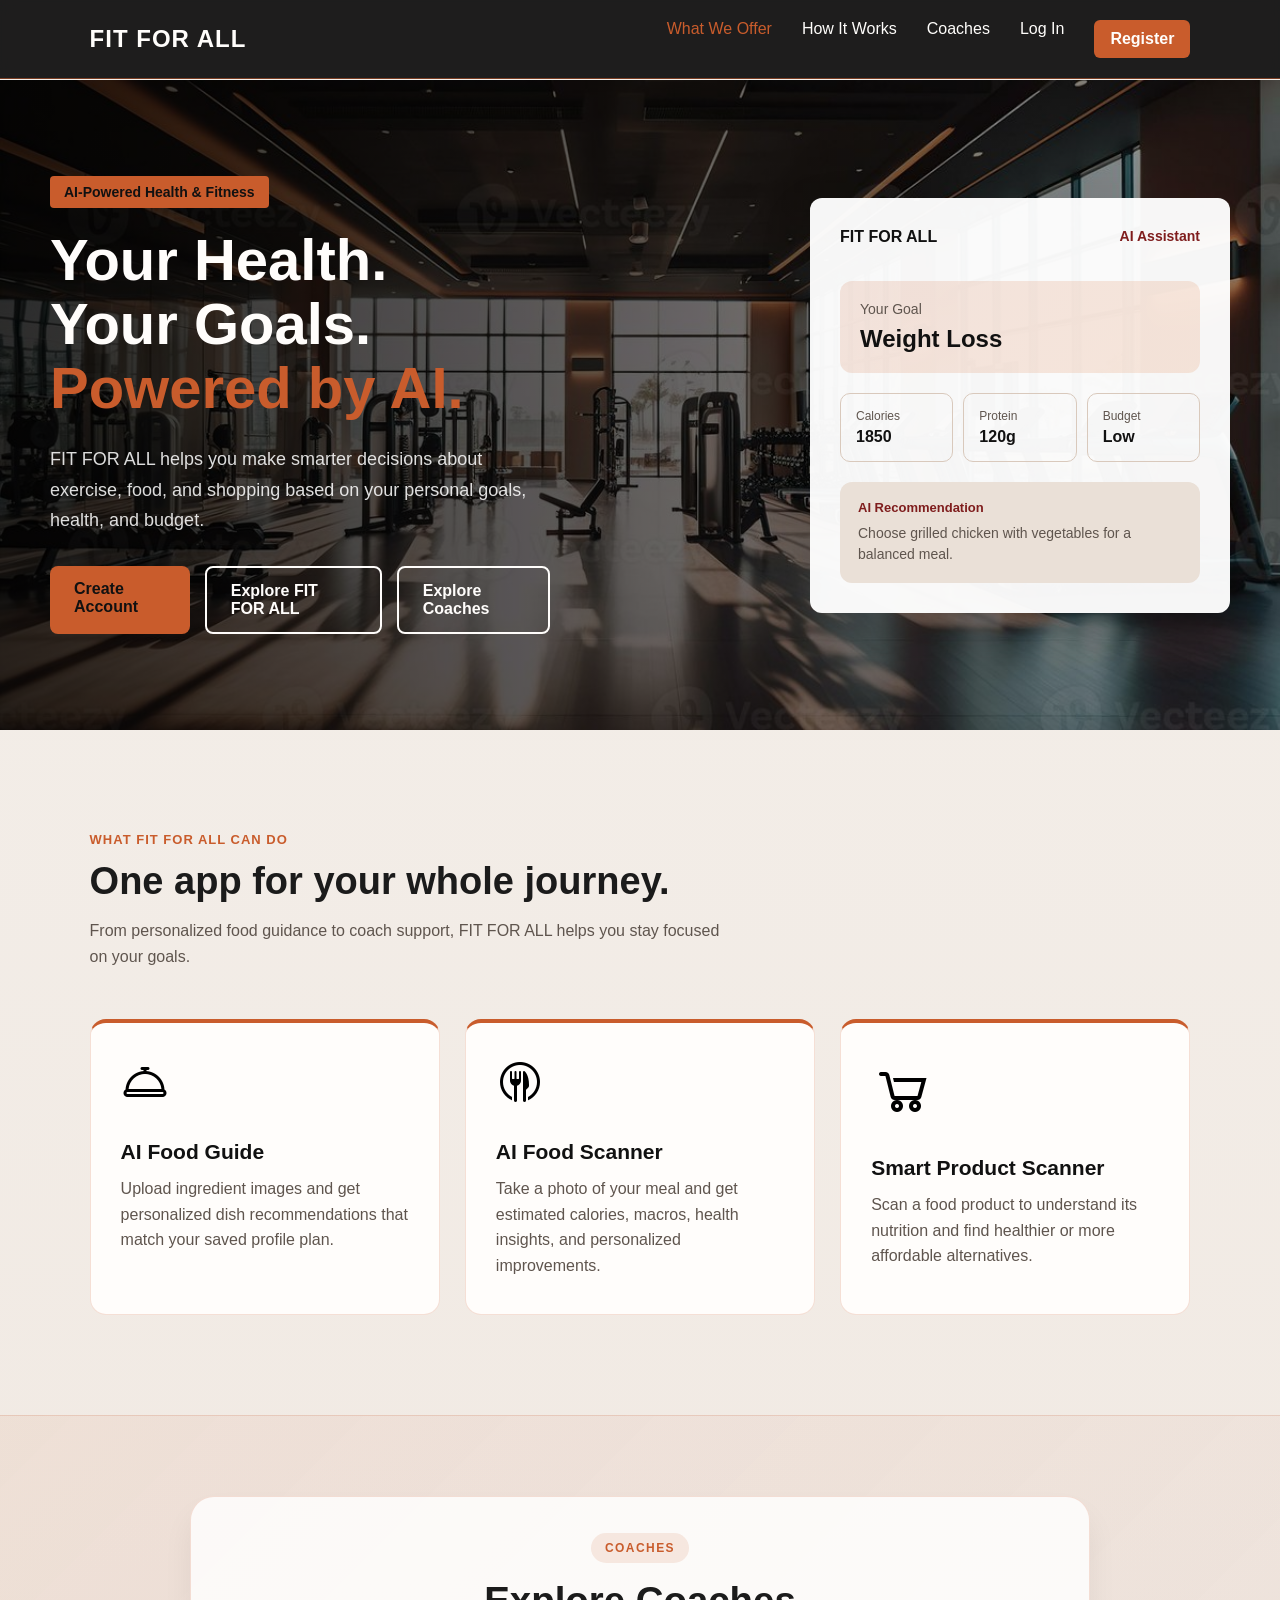
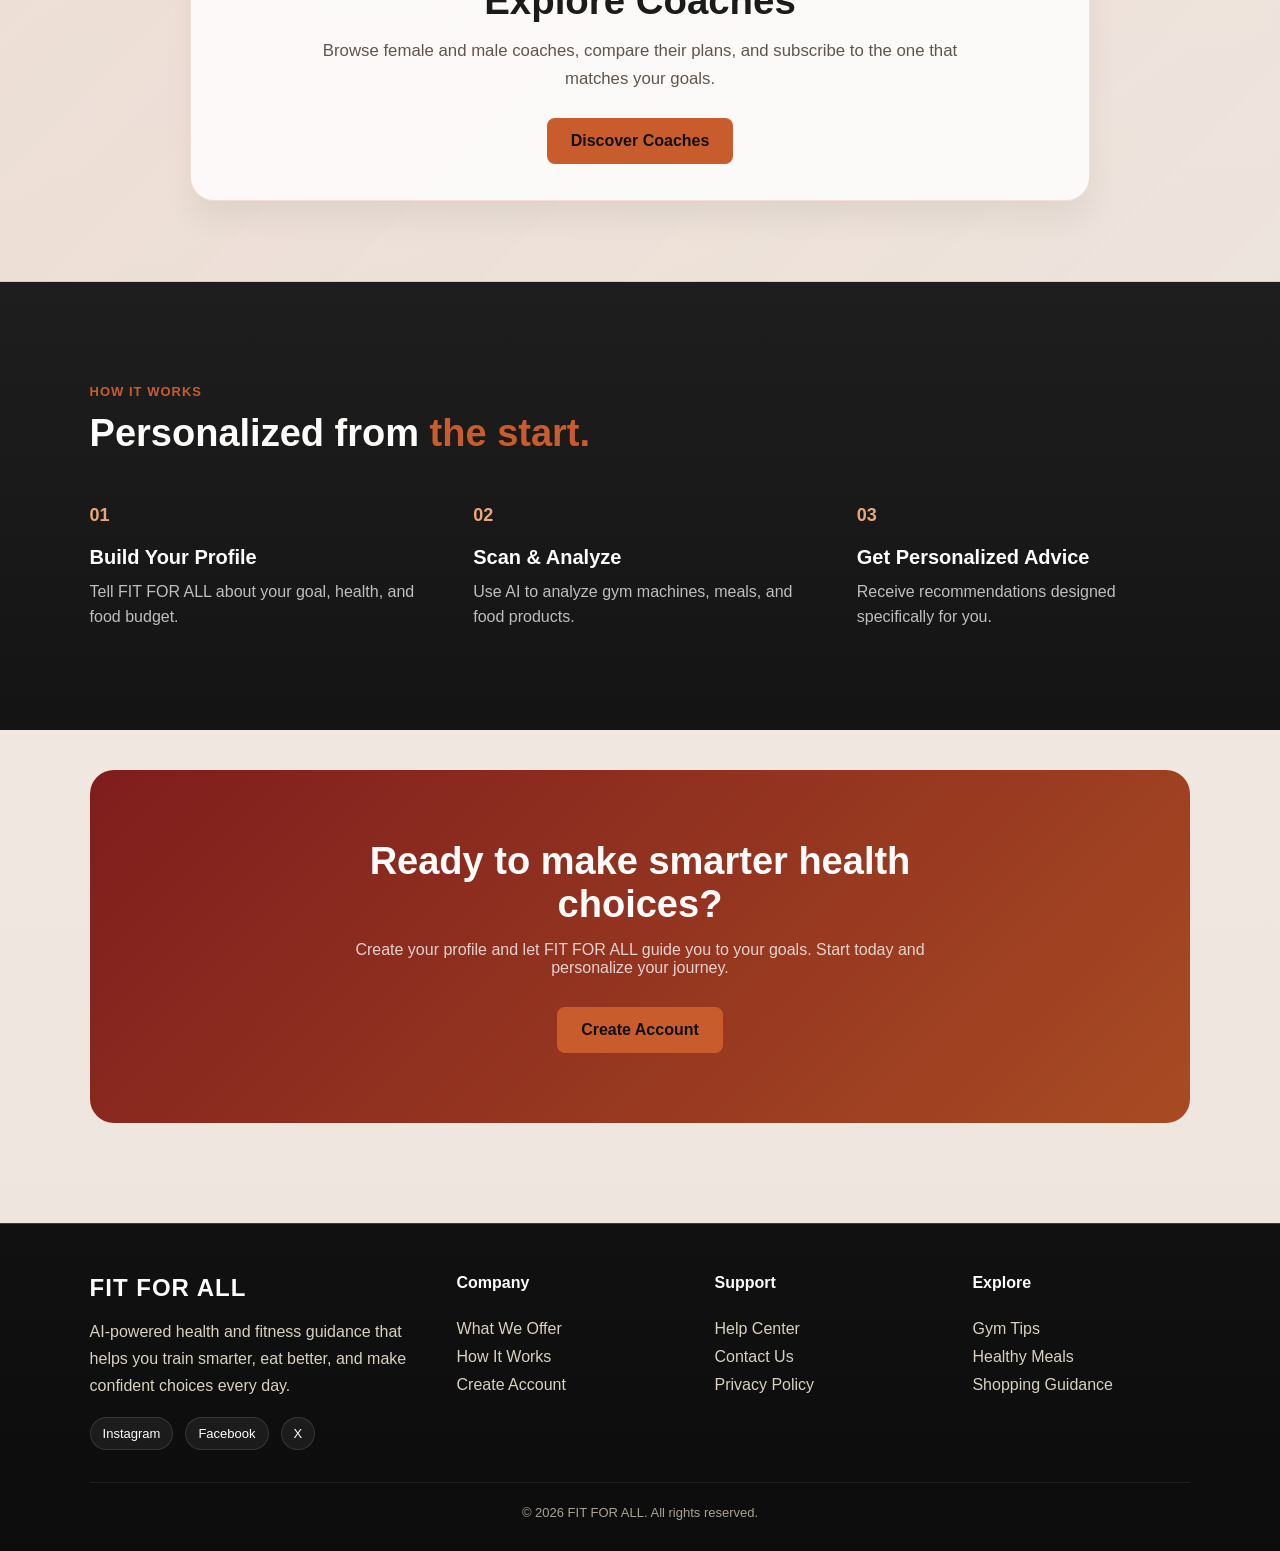
<file: frontend/index.html>
<!DOCTYPE html>
<html lang="en">

<head>

    <meta charset="UTF-8">

    <meta name="viewport"
          content="width=device-width, initial-scale=1.0">

    <title>FIT for ALL | Your AI Health & Fitness Assistant</title>

    <link rel="stylesheet" href="css/style.css">
    <link rel="stylesheet" href="css/landing.css">

</head>

<body>

    <!-- Navbar -->

    <nav class="navbar">

            <a href="index.html" class="logo">
            FIT FOR ALL
            </a>

        <div class="nav-links">

            <a href="#features">What We Offer</a>

            <a href="#how-it-works">How It Works</a>

            <a href="coaches.html">Coaches</a>

            <a href="login.html" data-auth="guest">
                Log In
            </a>

            <a href="register.html" class="nav-btn" data-auth="guest">
                Register
            </a>

            <a href="profile.html" data-auth="member" style="display: none;">
                Profile
            </a>

            <a href="login.html" class="nav-btn" data-auth="member" data-auth-action="logout" style="display: none;">
                Log Out
            </a>

        </div>

    </nav>


    <!-- Hero Section -->

    <main>

        <section class="hero">

            <div class="hero-background">
                <img src="images/hero4.jpg" alt="Fitness">
            </div>

            <div class="hero-overlay"></div>

            <div class="hero-content">

                <span class="hero-label">
                    AI-Powered Health & Fitness
                </span>

                <h1>
                    Your Health.
                    <br>
                    Your Goals.
                    <br>
                    <span>Powered by AI.</span>
                </h1>

                <p>
                    FIT FOR ALL helps you make smarter decisions about
                    exercise, food, and shopping based on your
                    personal goals, health, and budget.
                </p>

                <div class="hero-buttons">

                    <a href="register.html" class="primary-btn">
                        Create Account
                    </a>

                    <a href="#features" class="secondary-btn">
                        Explore FIT FOR ALL
                    </a>

                    <a href="coaches.html" class="secondary-btn hero-coaches-btn">
                        Explore Coaches
                    </a>

                </div>

            </div>


            <div class="hero-visual">

                <div class="hero-card">

                    <div class="hero-card-header">
                        <span>FIT FOR ALL</span>
                        <span>AI Assistant</span>
                    </div>

                    <div class="hero-goal">

                        <span>Your Goal</span>

                        <strong>
                            Weight Loss
                        </strong>

                    </div>

                    <div class="hero-stats">

                        <div>
                            <span>Calories</span>
                            <strong data-target="1850">1,850</strong>
                        </div>

                        <div>
                            <span>Protein</span>
                            <strong data-target="120" data-suffix="g">120g</strong>
                        </div>

                        <div>
                            <span>Budget</span>
                            <strong>Low</strong>
                        </div>

                    </div>

                    <div class="hero-message">

                        <span>AI Recommendation</span>

                        <p>
                            Choose grilled chicken with
                            vegetables for a balanced meal.
                        </p>

                    </div>

                </div>

            </div>

        </section>


        <!-- Features Section -->

        <section class="features" id="features">

            <div class="section-heading">

                <span>WHAT FIT FOR ALL CAN DO</span>

                <h2>
                    One app for your whole journey.
                </h2>

                <p>
                    From personalized food guidance to coach support,
                    FIT FOR ALL helps you stay focused on your goals.
                </p>

            </div>


            <div class="feature-grid">

                <a href="food-guide.html" class="landing-feature-card" aria-label="Open AI Food Guide">

                    <div class="landing-feature-icon">
                        <img src="images/dish.png" alt="AI Food Guide">
                    </div>

                    <h3>
                        AI Food Guide
                    </h3>

                    <p>
                        Upload ingredient images and get personalized dish
                        recommendations that match your saved profile plan.
                    </p>

                </a>


                <a href="gym-coach.html" class="landing-feature-card" aria-label="Open AI Food Scanner">

                    <div class="landing-feature-icon">
                        <img src="images/plate2.png" alt="Food Scanner">
                    </div>

                    <h3>
                        AI Food Scanner
                    </h3>

                    <p>
                        Take a photo of your meal and get estimated
                        calories, macros, health insights, and
                        personalized improvements.
                    </p>

                </a>


                <a href="product-scanner.html" class="landing-feature-card" aria-label="Open AI Product Scanner">

                    <div class="landing-feature-icon">
                        <img src="images/cart.png" alt="Product Scanner">
                    </div>

                    <h3>
                        Smart Product Scanner
                    </h3>

                    <p>
                        Scan a food product to understand its
                        nutrition and find healthier or more
                        affordable alternatives.
                    </p>

                </a>

            </div>

        </section>

        <section class="coach-spotlight">

            <div class="coach-spotlight-content">

                <span class="section-badge">COACHES</span>

                <h2>
                    Explore Coaches
                </h2>

                <p>
                    Browse female and male coaches, compare their plans,
                    and subscribe to the one that matches your goals.
                </p>

                <a href="coaches.html" class="primary-btn">
                    Discover Coaches
                </a>

            </div>

        </section>


        <!-- How It Works -->

        <section class="how-it-works" id="how-it-works">

            <div class="section-heading">

                <span>HOW IT WORKS</span>

                <h2>
                    Personalized from
                    <span>the start.</span>
                </h2>

            </div>


            <div class="steps">

                <div class="step">

                    <div class="step-number">
                        01
                    </div>

                    <h3>
                        Build Your Profile
                    </h3>

                    <p>
                        Tell FIT FOR ALL about your goal, health,
                        and food budget.
                    </p>

                </div>


                <div class="step">

                    <div class="step-number">
                        02
                    </div>

                    <h3>
                        Scan & Analyze
                    </h3>

                    <p>
                        Use AI to analyze gym machines,
                        meals, and food products.
                    </p>

                </div>


                <div class="step">

                    <div class="step-number">
                        03
                    </div>

                    <h3>
                        Get Personalized Advice
                    </h3>

                    <p>
                        Receive recommendations designed
                        specifically for you.
                    </p>

                </div>

            </div>

        </section>


        <!-- CTA -->

        <section class="cta">

            <div class="cta-content">

                <h2>
                    Ready to make
                    smarter health choices?
                </h2>

                <p>
                    Create your profile and let FIT FOR ALL guide you to your goals. Start today and
                    personalize your journey.
                </p>

                <a href="register.html" class="primary-btn">
                    Create Account
                </a>

            </div>

        </section>

    </main>


    <!-- Footer -->

    <footer class="footer">

        <div class="footer-inner">

            <div class="footer-brand">
                <div class="logo">
                    FIT FOR ALL
                </div>

                <p>
                    AI-powered health and fitness guidance that helps you
                    train smarter, eat better, and make confident choices
                    every day.
                </p>

                <div class="footer-socials">
                    <a href="#">Instagram</a>
                    <a href="#">Facebook</a>
                    <a href="#">X</a>
                </div>
            </div>

            <div class="footer-column">
                <h4>Company</h4>
                <a href="#features">What We Offer</a>
                <a href="#how-it-works">How It Works</a>
                <a href="register.html">Create Account</a>
            </div>

            <div class="footer-column">
                <h4>Support</h4>
                <a href="#">Help Center</a>
                <a href="#">Contact Us</a>
                <a href="#">Privacy Policy</a>
            </div>

            <div class="footer-column">
                <h4>Explore</h4>
                <a href="#">Gym Tips</a>
                <a href="#">Healthy Meals</a>
                <a href="#">Shopping Guidance</a>
            </div>

        </div>

        <div class="footer-bottom">
            <span>
                © 2026 FIT FOR ALL. All rights reserved.
            </span>
        </div>

    </footer>

    <script src="js/main.js"></script>
    <script src="js/nav.js"></script>

</body>

</html>
</file>
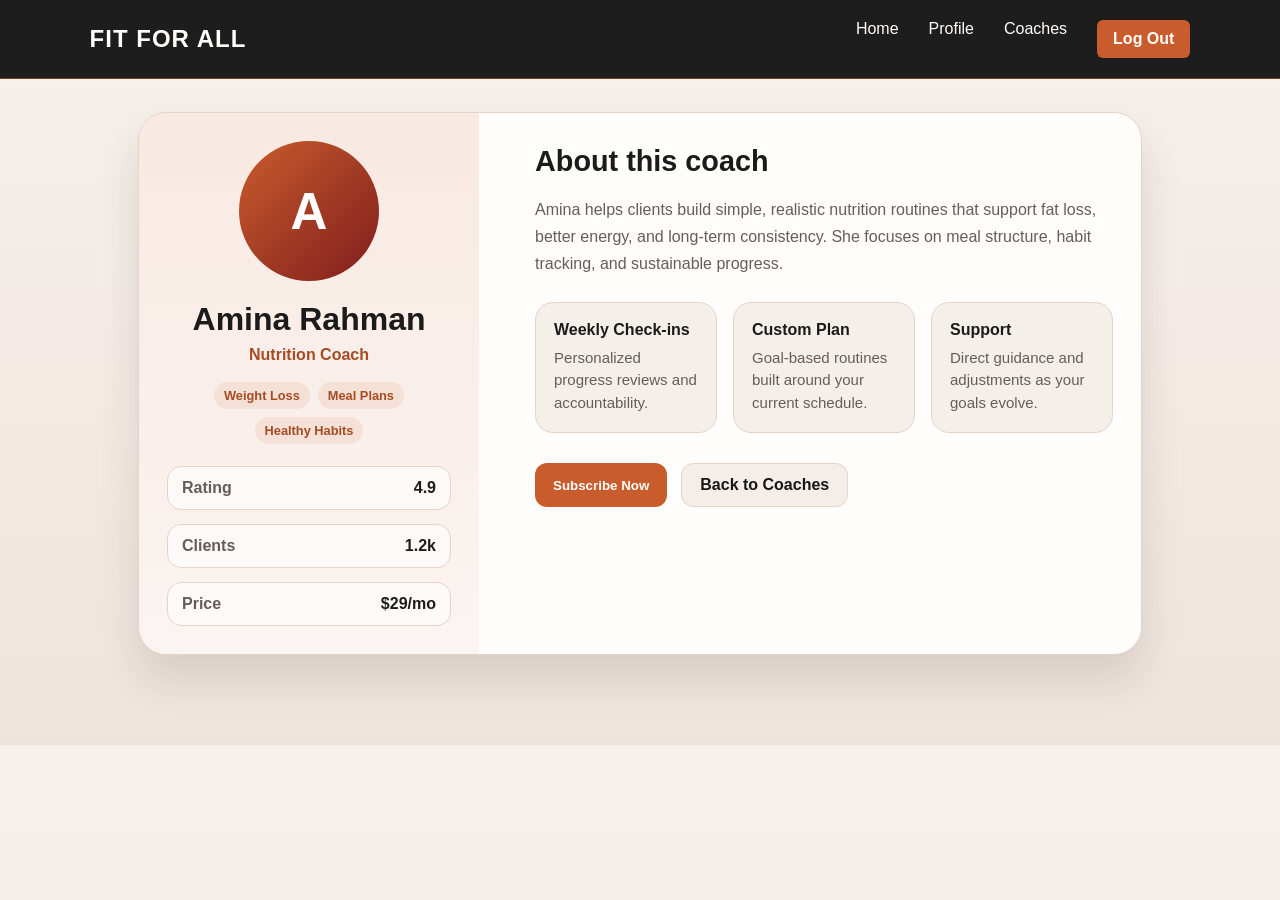
<file: frontend/coach-profile.html>
<!DOCTYPE html>
<html lang="en">

<head>
    <meta charset="UTF-8">
    <meta name="viewport" content="width=device-width, initial-scale=1.0">
    <title>Coach Profile | FIT FOR ALL</title>
    <link rel="stylesheet" href="css/style.css">
    <link rel="stylesheet" href="css/coaches.css">
</head>

<body>

    <nav class="navbar">
        <a href="index.html" class="logo">FIT FOR ALL</a>

        <div class="nav-links">
            <a href="index.html">Home</a>
            <a href="profile.html">Profile</a>
            <a href="coaches.html">Coaches</a>
            <a href="login.html" class="nav-btn" data-auth-action="logout">Log Out</a>
        </div>
    </nav>

    <main class="coach-profile-shell">

        <section class="coach-profile-card" id="coach-profile-card">

            <div class="coach-profile-left">
                <div class="coach-profile-avatar" id="coach-avatar">A</div>
                <h2 id="coach-name">Coach Name</h2>
                <div id="coach-role" class="coach-profile-role">Coach Role</div>

                <div class="coach-tags" id="coach-tags"></div>

                <div class="coach-profile-meta">
                    <div class="coach-stat">
                        <span>Rating</span>
                        <strong id="coach-rating">4.9</strong>
                    </div>
                    <div class="coach-stat">
                        <span>Clients</span>
                        <strong id="coach-clients">1.2k</strong>
                    </div>
                    <div class="coach-stat">
                        <span>Price</span>
                        <strong id="coach-price">$29/mo</strong>
                    </div>
                </div>
            </div>

            <div class="coach-profile-right">
                <h3>About this coach</h3>
                <p id="coach-bio" class="coach-profile-bio">
                    Loading coach details...
                </p>

                <div class="coach-services">
                    <div class="service-box">
                        <h4>Weekly Check-ins</h4>
                        <p>Personalized progress reviews and accountability.</p>
                    </div>
                    <div class="service-box">
                        <h4>Custom Plan</h4>
                        <p>Goal-based routines built around your current schedule.</p>
                    </div>
                    <div class="service-box">
                        <h4>Support</h4>
                        <p>Direct guidance and adjustments as your goals evolve.</p>
                    </div>
                </div>

                <div class="coach-profile-actions">
                    <button class="subscribe-btn" id="subscribe-btn">Subscribe Now</button>
                    <a href="coaches.html" class="coach-link-btn">Back to Coaches</a>
                </div>
            </div>
        </section>
    </main>

    <script src="js/config.js"></script>
    <script src="js/nav.js"></script>
    <script src="js/coach-profile.js"></script>
</body>

</html>
</file>
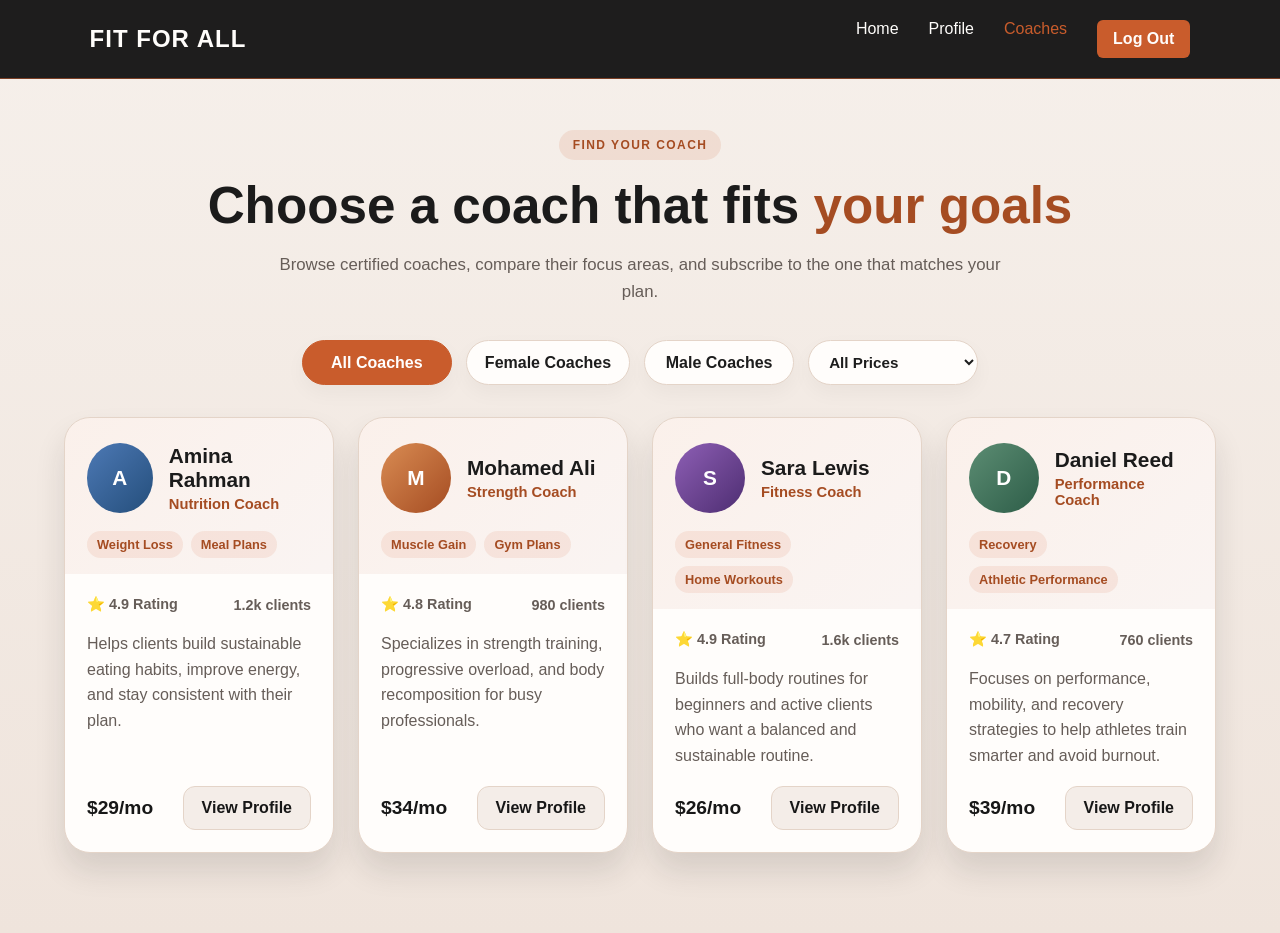
<file: frontend/coaches.html>
<!DOCTYPE html>
<html lang="en">

<head>
    <meta charset="UTF-8">
    <meta name="viewport" content="width=device-width, initial-scale=1.0">
    <title>Coaches | FIT FOR ALL</title>
    <link rel="stylesheet" href="css/style.css">
    <link rel="stylesheet" href="css/coaches.css">
</head>

<body>

    <nav class="navbar">
        <a href="index.html" class="logo">FIT FOR ALL</a>

        <div class="nav-links">
            <a href="index.html">Home</a>
            <a href="profile.html">Profile</a>
            <a href="coaches.html" class="active">Coaches</a>
            <a href="login.html" class="nav-btn" data-auth-action="logout">Log Out</a>
        </div>
    </nav>

    <main class="coaches-page">

        <section class="coach-header">
            <span class="coach-eyebrow">Find your coach</span>
            <h1>Choose a coach that fits <span>your goals</span></h1>
            <p>
                Browse certified coaches, compare their focus areas,
                and subscribe to the one that matches your plan.
            </p>
        </section>

        <div class="coach-toolbar">
            <a href="#" class="coach-filter active">All Coaches</a>
            <a href="#" class="coach-filter">Female Coaches</a>
            <a href="#" class="coach-filter">Male Coaches</a>

            <select id="price-filter" class="coach-price-filter" aria-label="Filter coaches by price">
                <option value="all">All Prices</option>
                <option value="under-30">Under $30</option>
                <option value="30-34">$30 - $34</option>
                <option value="35-plus">$35+</option>
            </select>
        </div>

        <section class="coach-grid" id="coach-grid">

            <article class="coach-card" data-gender="female" data-price="29">
                <div class="coach-card-top">
                    <div class="coach-profile-head">
                        <div class="coach-avatar blue">A</div>
                        <div>
                            <h3 class="coach-name">Amina Rahman</h3>
                            <span class="coach-role">Nutrition Coach</span>
                        </div>
                    </div>

                    <div class="coach-tags">
                        <span class="coach-tag">Weight Loss</span>
                        <span class="coach-tag">Meal Plans</span>
                    </div>
                </div>

                <div class="coach-card-body">
                    <div class="coach-meta">
                        <span>⭐ 4.9 Rating</span>
                        <span>1.2k clients</span>
                    </div>

                    <p class="coach-description">
                        Helps clients build sustainable eating habits,
                        improve energy, and stay consistent with their plan.
                    </p>

                    <div class="coach-actions">
                        <div class="coach-price">$29/mo</div>
                        <a href="coach-profile.html?coach=amina" class="coach-link-btn">View Profile</a>
                    </div>
                </div>
            </article>

            <article class="coach-card" data-gender="male" data-price="34">
                <div class="coach-card-top">
                    <div class="coach-profile-head">
                        <div class="coach-avatar tan">M</div>
                        <div>
                            <h3 class="coach-name">Mohamed Ali</h3>
                            <span class="coach-role">Strength Coach</span>
                        </div>
                    </div>

                    <div class="coach-tags">
                        <span class="coach-tag">Muscle Gain</span>
                        <span class="coach-tag">Gym Plans</span>
                    </div>
                </div>

                <div class="coach-card-body">
                    <div class="coach-meta">
                        <span>⭐ 4.8 Rating</span>
                        <span>980 clients</span>
                    </div>

                    <p class="coach-description">
                        Specializes in strength training, progressive overload,
                        and body recomposition for busy professionals.
                    </p>

                    <div class="coach-actions">
                        <div class="coach-price">$34/mo</div>
                        <a href="coach-profile.html?coach=mohamed" class="coach-link-btn">View Profile</a>
                    </div>
                </div>
            </article>

            <article class="coach-card" data-gender="female" data-price="26">
                <div class="coach-card-top">
                    <div class="coach-profile-head">
                        <div class="coach-avatar purple">S</div>
                        <div>
                            <h3 class="coach-name">Sara Lewis</h3>
                            <span class="coach-role">Fitness Coach</span>
                        </div>
                    </div>

                    <div class="coach-tags">
                        <span class="coach-tag">General Fitness</span>
                        <span class="coach-tag">Home Workouts</span>
                    </div>
                </div>

                <div class="coach-card-body">
                    <div class="coach-meta">
                        <span>⭐ 4.9 Rating</span>
                        <span>1.6k clients</span>
                    </div>

                    <p class="coach-description">
                        Builds full-body routines for beginners and active clients
                        who want a balanced and sustainable routine.
                    </p>

                    <div class="coach-actions">
                        <div class="coach-price">$26/mo</div>
                        <a href="coach-profile.html?coach=sara" class="coach-link-btn">View Profile</a>
                    </div>
                </div>
            </article>

            <article class="coach-card" data-gender="male" data-price="39">
                <div class="coach-card-top">
                    <div class="coach-profile-head">
                        <div class="coach-avatar green">D</div>
                        <div>
                            <h3 class="coach-name">Daniel Reed</h3>
                            <span class="coach-role">Performance Coach</span>
                        </div>
                    </div>

                    <div class="coach-tags">
                        <span class="coach-tag">Recovery</span>
                        <span class="coach-tag">Athletic Performance</span>
                    </div>
                </div>

                <div class="coach-card-body">
                    <div class="coach-meta">
                        <span>⭐ 4.7 Rating</span>
                        <span>760 clients</span>
                    </div>

                    <p class="coach-description">
                        Focuses on performance, mobility, and recovery strategies
                        to help athletes train smarter and avoid burnout.
                    </p>

                    <div class="coach-actions">
                        <div class="coach-price">$39/mo</div>
                        <a href="coach-profile.html?coach=daniel" class="coach-link-btn">View Profile</a>
                    </div>
                </div>
            </article>

        </section>
    </main>

    <script src="js/config.js"></script>
    <script src="js/nav.js"></script>
    <script src="js/coaches.js"></script>
</body>

</html>
</file>
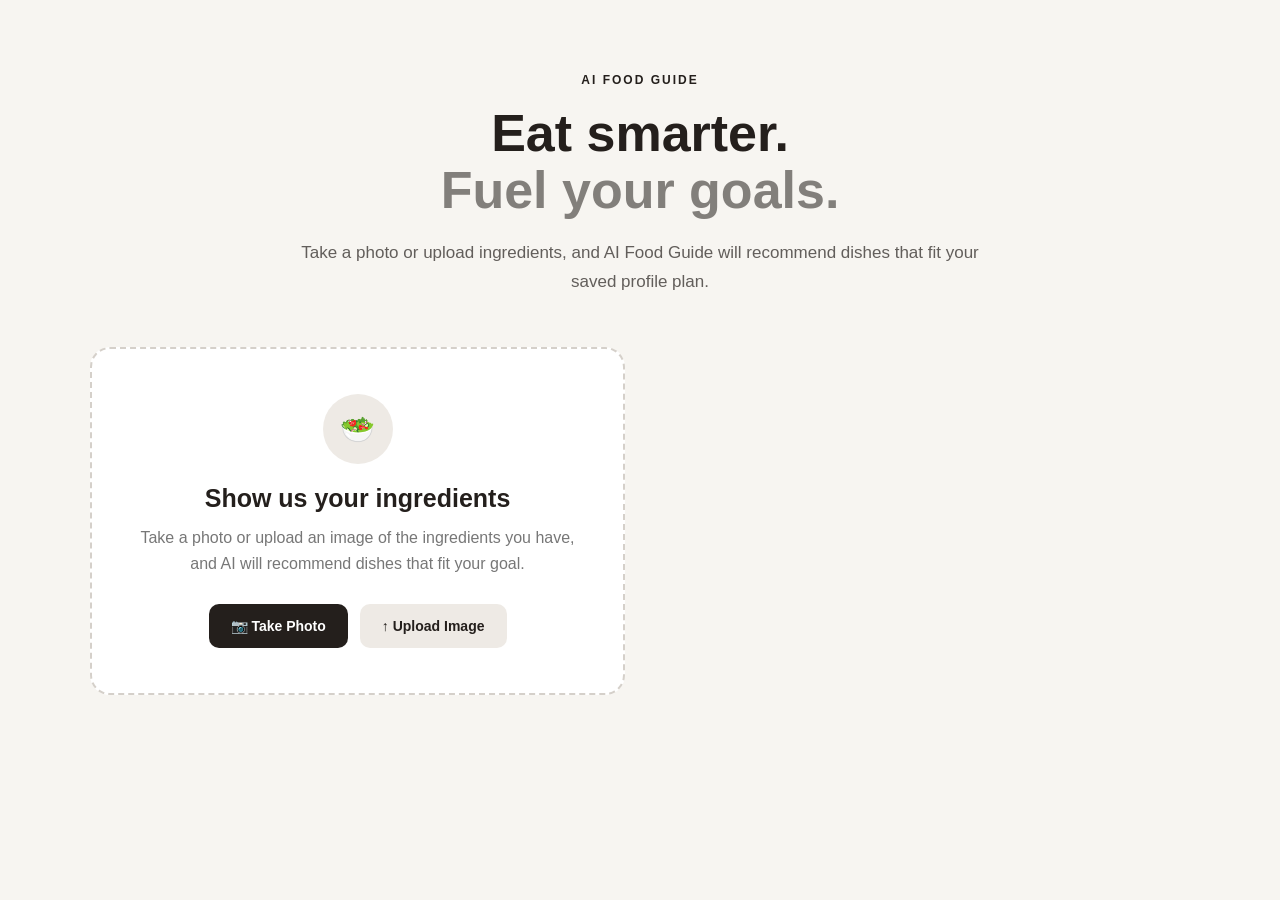
<file: frontend/food-guide.html>
<!DOCTYPE html>
<html lang="en">

<head>
    <meta charset="UTF-8">
    <meta name="viewport" content="width=device-width, initial-scale=1.0">

    <title>AI Food Guide | FIT for ALL</title>

    <link rel="stylesheet" href="css/food-guide.css">
</head>

<body>

    <main class="gym-coach-page">

        <!-- Header -->
        <section class="coach-header">

            <span class="eyebrow">AI FOOD GUIDE</span>

            <h1>
                Eat smarter.<br>
                <span>Fuel your goals.</span>
            </h1>

            <p>
                Take a photo or upload ingredients, and AI Food Guide
                will recommend dishes that fit your saved profile plan.
            </p>

        </section>


        <!-- Upload Section -->
        <section class="upload-section">

            <div class="upload-card">

                <div class="upload-icon">
                    🥗
                </div>

                <h2>
                    Show us your ingredients
                </h2>

                <p>
                    Take a photo or upload an image of the ingredients you have,
                    and AI will recommend dishes that fit your goal.
                </p>

                <div class="upload-buttons">

                    <label for="camera-input" class="btn btn-primary">
                        📷 Take Photo
                    </label>

                    <input
                        type="file"
                        id="camera-input"
                        accept="image/*"
                        capture="environment"
                        multiple
                        hidden
                    >

                    <label for="upload-input" class="btn btn-secondary">
                        ↑ Upload Image
                    </label>

                    <input
                        type="file"
                        id="upload-input"
                        accept="image/*"
                        multiple
                        hidden
                    >

                </div>

            </div>

            <div
                id="preview-section"
                class="preview-section hidden"
            >

                <h3>Your ingredients</h3>

                <div
                    id="image-preview-list"
                    class="image-wrapper image-preview-list"
                ></div>

                <button
                    id="analyze-btn"
                    class="btn analyze-btn"
                >
                    Recommend Dishes
                </button>

            </div>

        </section>

        <section
            id="loading-section"
            class="loading-section hidden"
        >

            <div class="loader"></div>

            <h3>
                AI is reviewing your ingredients...
            </h3>

            <p>
                Matching the foods in your image with personalized meal ideas.
            </p>

        </section>

        <section
            id="result-section"
            class="result-section hidden"
        >

            <div class="summary-card">

                <span class="result-label">
                    INGREDIENTS DETECTED
                </span>

                <h2 id="ingredient-summary">
                    Fresh ingredients
                </h2>

                <p id="ingredient-description">
                    AI matched your ingredients with dishes that fit your goal.
                </p>

            </div>

            <div class="result-card">

                <span class="result-label">
                    RECOMMENDED DISHES
                </span>

                <div
                    id="dish-list"
                    class="dish-grid"
                >
                </div>

            </div>

            <div class="personalized-card">

                <span class="result-label">
                    YOUR PERSONALIZED PLAN
                </span>

                <h2>
                    Built around your goal
                </h2>

                <div class="plan-grid">

                    <div class="plan-item">

                        <span class="plan-icon">
                            🔥
                        </span>

                        <span class="plan-title">
                            Calories
                        </span>

                        <strong id="target-calories">
                            550 kcal
                        </strong>

                    </div>

                    <div class="plan-item">

                        <span class="plan-icon">
                            💪
                        </span>

                        <span class="plan-title">
                            Protein
                        </span>

                        <strong id="target-protein">
                            35 g
                        </strong>

                    </div>

                    <div class="plan-item">

                        <span class="plan-icon">
                            🌾
                        </span>

                        <span class="plan-title">
                            Carbs
                        </span>

                        <strong id="target-carbs">
                            45 g
                        </strong>

                    </div>

                    <div class="plan-item">

                        <span class="plan-icon">
                            🥑
                        </span>

                        <span class="plan-title">
                            Fat
                        </span>

                        <strong id="target-fat">
                            18 g
                        </strong>

                    </div>

                </div>

                <div class="goal-message">

                    <strong id="goal-title">
                        Muscle Gain
                    </strong>

                    <p id="personalized-advice">
                        Focus on protein-rich dishes and balanced carbs to keep your meals satisfying and aligned with your target.
                    </p>

                </div>

            </div>

        </section>

    </main>


    <script src="js/food-guide.js"></script>

</body>

</html>
</file>
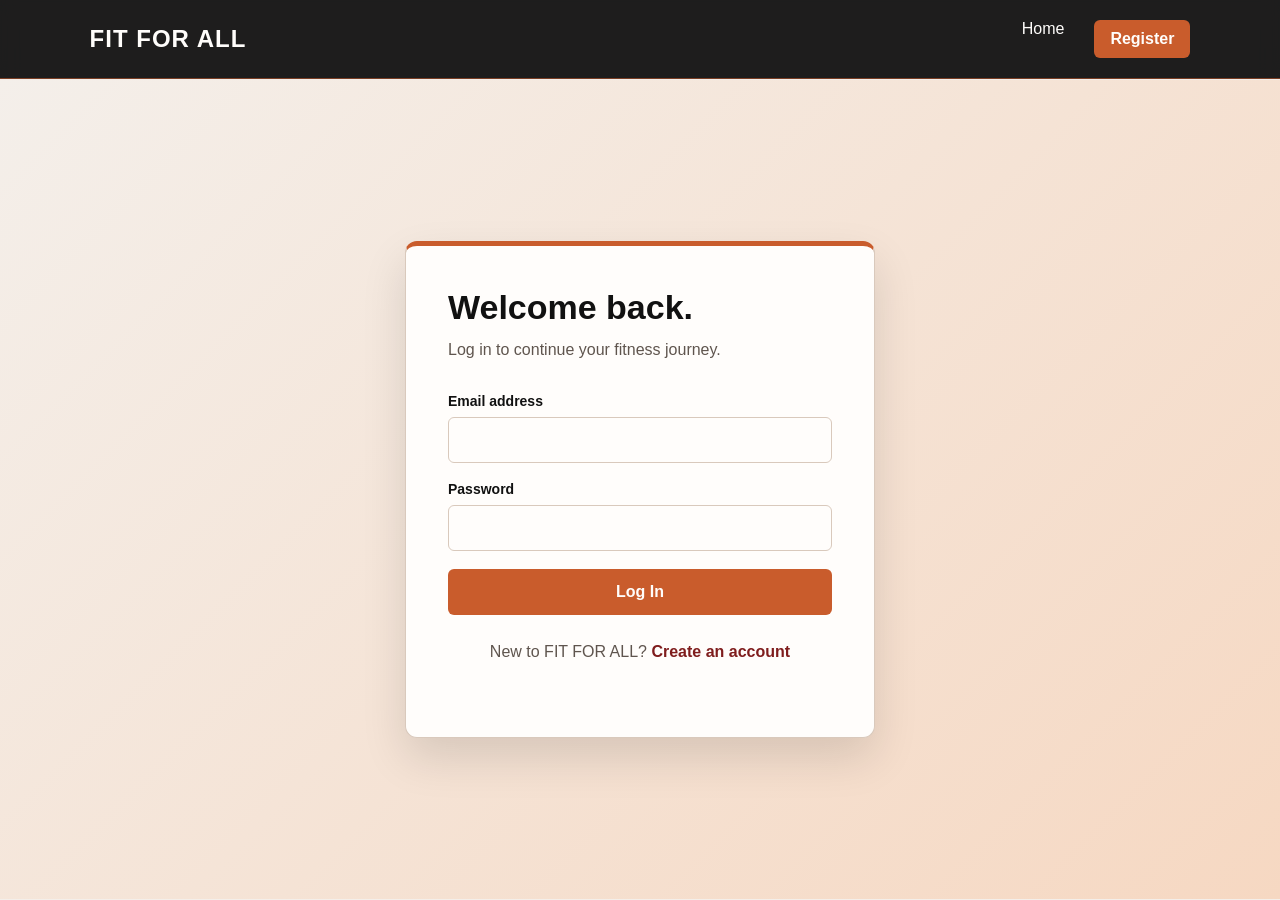
<file: frontend/login.html>
<!DOCTYPE html>
<html lang="en">

<head>
    <meta charset="UTF-8">
    <meta name="viewport" content="width=device-width, initial-scale=1.0">
    <title>Log In | FIT FOR ALL</title>
    <link rel="stylesheet" href="css/style.css">
    <link rel="stylesheet" href="css/auth.css">
</head>

<body>
    <nav class="navbar">
        <a href="index.html" class="logo">FIT FOR ALL</a>
        <div class="nav-links">
            <a href="index.html">Home</a>
            <a href="register.html" class="nav-btn" data-auth="guest">Register</a>
            <a href="profile.html" data-auth="member" style="display: none;">Profile</a>
            <a href="login.html" class="nav-btn" data-auth="member" data-auth-action="logout" style="display: none;">Log Out</a>
        </div>
    </nav>

    <main class="auth-page">
        <section class="auth-card" aria-labelledby="login-title">
            <h1 id="login-title">Welcome back.</h1>
            <p>Log in to continue your fitness journey.</p>

            <form class="auth-form" id="login-form">
                <div class="form-field">
                    <label for="login-email">Email address</label>
                    <input id="login-email" name="email" type="email" autocomplete="email" required>
                </div>

                <div class="form-field">
                    <label for="login-password">Password</label>
                    <input id="login-password" name="password" type="password" autocomplete="current-password" required>
                </div>

                <button class="auth-submit" type="submit">Log In</button>
            </form>

            <p class="auth-switch">New to FIT FOR ALL? <a href="register.html">Create an account</a></p>
        </section>
    </main>

    <script src="js/config.js"></script>

    <script>
    const loginForm = document.getElementById("login-form");

    loginForm.addEventListener("submit", async function (event) {
        event.preventDefault();

        const email = document.getElementById("login-email").value;
        const password = document.getElementById("login-password").value;

        const formData = new URLSearchParams();

        formData.append("username", email);
        formData.append("password", password);

        try {
            const response = await fetch(
                `${API_BASE_URL}/api/auth/login`,
                {
                    method: "POST",
                    headers: {
                        "Content-Type": "application/x-www-form-urlencoded"
                    },
                    body: formData
                }
            );

            const data = await response.json();

            if (!response.ok) {
                alert(data.detail || "Login failed");
                return;
            }

            // Save JWT
            localStorage.setItem("token", data.access_token);

            alert("Login successful!");

            // Go to profile
            window.location.href = "profile.html";

        } catch (error) {
            console.error(error);
            alert("Could not connect to the server.");
        }
    });
</script>
<script src="js/nav.js"></script>
</body>

</html>
</file>
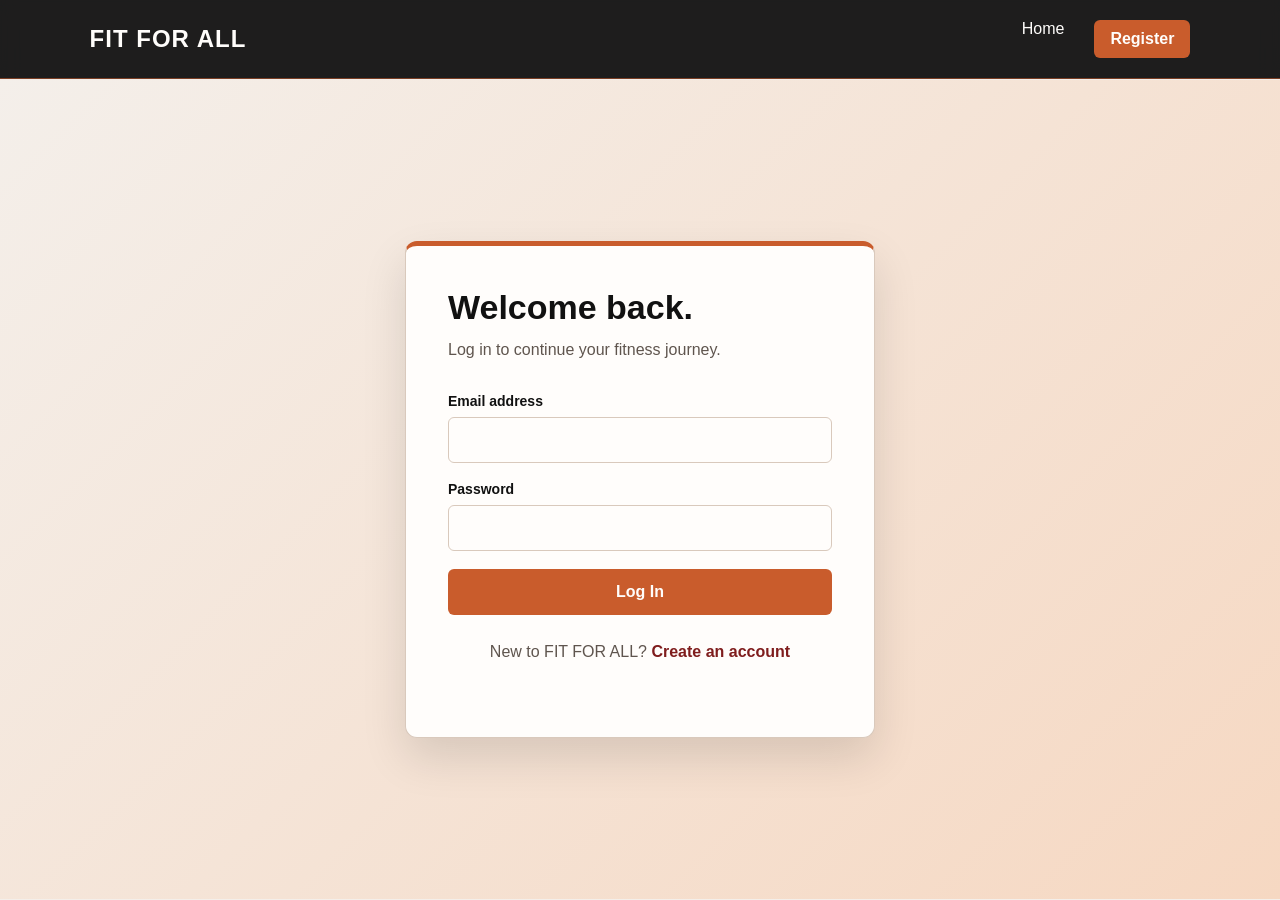
<file: frontend/personal-data.html>
<!DOCTYPE html>
<html lang="en">

<head>
	<meta charset="UTF-8">
	<meta name="viewport" content="width=device-width, initial-scale=1.0">
	<title>Personal Data | FIT FOR ALL</title>
	<link rel="stylesheet" href="css/style.css">
	<link rel="stylesheet" href="css/profile.css">
</head>

<body>
	<nav class="navbar">
		<a href="index.html" class="logo">FIT FOR ALL</a>
		<div class="nav-links">
			<a href="index.html">Home</a>
			<a href="profile.html">Profile</a>
			<a href="login.html" class="nav-btn" data-auth-action="logout">Log Out</a>
		</div>
	</nav>

	<main class="profile-page">
		<section class="profile-header">
			<span class="profile-kicker">ACCOUNT SETTINGS</span>
			<h1>Update your personal data.</h1>
			<p>Keep your name, email, and password current so your account stays secure and accurate.</p>
		</section>

		<form class="profile-form" id="personal-info-form">
			<div class="profile-form-grid">
				<div class="profile-field">
					<label for="profile-name">Full name</label>
					<input id="profile-name" name="name" type="text" value="Nada" autocomplete="name" required>
				</div>

				<div class="profile-field">
					<label for="profile-email">Email address</label>
					<input id="profile-email" name="email" type="email" value="nada@example.com" autocomplete="email" required>
				</div>

				<div class="profile-field">
					<label for="profile-current-password">Current password</label>
					<input id="profile-current-password" name="current_password" type="password" placeholder="Enter your current password" autocomplete="current-password">
				</div>

				<div class="profile-field">
					<label for="profile-new-password">New password</label>
					<input id="profile-new-password" name="new_password" type="password" placeholder="Enter a new password" autocomplete="new-password">
				</div>
			</div>

			<p class="profile-form-note">Leave the password fields empty if you do not want to change your password.</p>

			<div class="profile-actions">
				<a href="profile.html" class="profile-cancel">Cancel</a>
				<button type="submit" class="profile-save">Save Personal Data</button>
			</div>
		</form>
	</main>

    <script src="js/config.js"></script>

    <script>
    const form = document.getElementById("personal-info-form");



    // =========================
    // Load current user data
    // =========================

    async function loadAccountInfo() {

        const token = localStorage.getItem("token");

        // User is not logged in
        if (!token) {
            window.location.href = "login.html";
            return;
        }

        try {

            const response = await fetch(
                `${API_BASE_URL}/api/auth/me`,
                {
                    method: "GET",
                    headers: {
                        "Authorization": `Bearer ${token}`
                    }
                }
            );

            // JWT is invalid/expired
            if (response.status === 401) {
                localStorage.removeItem("token");
                window.location.href = "login.html";
                return;
            }

            const data = await response.json();

            // Put current data inside the inputs
            document.getElementById("profile-name").value = data.name;
            document.getElementById("profile-email").value = data.email;

        } catch (error) {

            console.error("Error loading account information:", error);

            alert("Could not load your account information.");
        }
    }


    // =========================
    // Update account
    // =========================

    form.addEventListener("submit", async function (event) {

        event.preventDefault();

        const token = localStorage.getItem("token");

        // User is not logged in
        if (!token) {
            alert("Please log in first.");
            window.location.href = "login.html";
            return;
        }


        // Get form values
        const name = document.getElementById("profile-name").value;
        const email = document.getElementById("profile-email").value;

        const currentPassword =
            document.getElementById("profile-current-password").value;

        const newPassword =
            document.getElementById("profile-new-password").value;


        // If user enters a new password,
        // current password is required
        if (newPassword && !currentPassword) {

            alert("Please enter your current password.");

            return;
        }


        // If current password is entered,
        // new password is required
        if (currentPassword && !newPassword) {

            alert("Please enter your new password.");

            return;
        }


        try {

            const response = await fetch(
                `${API_URL}/api/auth/account`,
                {
                    method: "PUT",

                    headers: {
                        "Content-Type": "application/json",
                        "Authorization": `Bearer ${token}`
                    },

                    body: JSON.stringify({
                        name: name,
                        email: email,

                        current_password:
                            currentPassword || null,

                        new_password:
                            newPassword || null
                    })
                }
            );


            const data = await response.json();


            // =========================
            // Handle errors
            // =========================

            if (!response.ok) {

                if (response.status === 401) {

                    localStorage.removeItem("token");

                    alert("Your session has expired. Please log in again.");

                    window.location.href = "login.html";

                    return;
                }

                alert(
                    data.detail ||
                    "Failed to update personal information."
                );

                return;
            }


            // =========================
            // Success
            // =========================

            alert(
                "Personal information updated successfully!"
            );

            window.location.href = "profile.html";


        } catch (error) {

            console.error("Error updating account:", error);

            alert("Could not connect to the server.");
        }
    });


    // Load the user's information
    loadAccountInfo();
</script>
</body>

</html>
</file>
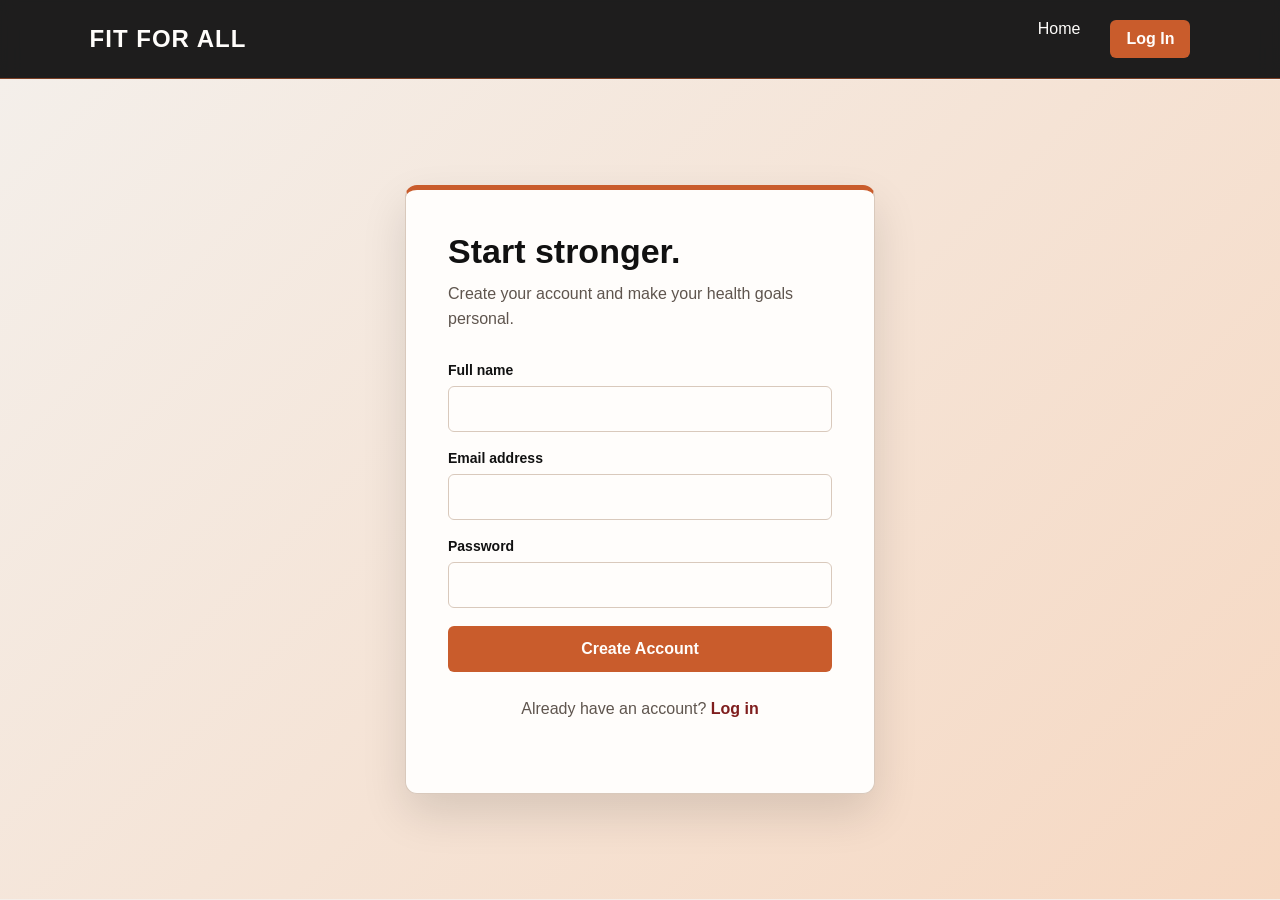
<file: frontend/register.html>
<!DOCTYPE html>
<html lang="en">

<head>
    <meta charset="UTF-8">
    <meta name="viewport" content="width=device-width, initial-scale=1.0">
    <title>Register | FIT FOR ALL</title>
    <link rel="stylesheet" href="css/style.css">
    <link rel="stylesheet" href="css/auth.css">
</head>

<body>
    <nav class="navbar">
        <a href="index.html" class="logo">FIT FOR ALL</a>
        <div class="nav-links">
            <a href="index.html">Home</a>
            <a href="login.html" class="nav-btn" data-auth="guest">Log In</a>
            <a href="profile.html" data-auth="member" style="display: none;">Profile</a>
            <a href="login.html" class="nav-btn" data-auth="member" data-auth-action="logout" style="display: none;">Log Out</a>
        </div>
    </nav>

    <main class="auth-page">
        <section class="auth-card" aria-labelledby="register-title">
            <h1 id="register-title">Start stronger.</h1>
            <p>Create your account and make your health goals personal.</p>

            <form class="auth-form" id="register-form">
                <div class="form-field">
                    <label for="register-name">Full name</label>
                    <input id="register-name" name="name" type="text" autocomplete="name" required>
                </div>

                <div class="form-field">
                    <label for="register-email">Email address</label>
                    <input id="register-email" name="email" type="email" autocomplete="email" required>
                </div>

                <div class="form-field">
                    <label for="register-password">Password</label>
                    <input id="register-password" name="password" type="password" autocomplete="new-password" minlength="8" required>
                </div>

                <!-- <div class="form-field">
                    <label for="register-goal">Primary goal</label>
                    <select id="register-goal" name="goal" required>
                        <option value="" selected disabled>Choose a goal</option>
                        <option value="weight-loss">Weight loss</option>
                        <option value="muscle-gain">Muscle gain</option>
                        <option value="fitness">General fitness</option>
                    </select>
                </div> -->

                <button class="auth-submit" type="submit">Create Account</button>
            </form>

            <p class="auth-switch">Already have an account? <a href="login.html">Log in</a></p>
        </section>
    </main>

    <script src="js/config.js"></script>

    <script>
        const registerForm = document.getElementById("register-form");

        registerForm.addEventListener("submit", async function (event) {
            event.preventDefault();

            const name = document.getElementById("register-name").value;
            const email = document.getElementById("register-email").value;
            const password = document.getElementById("register-password").value;

            try {
                const response = await fetch(
                    `${API_BASE_URL}/api/auth/register`,
                    {
                        method: "POST",
                        headers: {
                            "Content-Type": "application/json"
                        },
                        body: JSON.stringify({
                            name: name,
                            email: email,
                            password: password
                        })
                    }
                );

                const data = await response.json();

                if (!response.ok) {
                    alert(data.detail || "Registration failed");
                    return;
                }

                alert("Account created successfully!");

                window.location.href = "login.html";

            } catch (error) {
                console.error(error);
                alert("Could not connect to the server.");
            }
        });
    </script>
<script src="js/nav.js"></script>
</body>

</html>
</file>
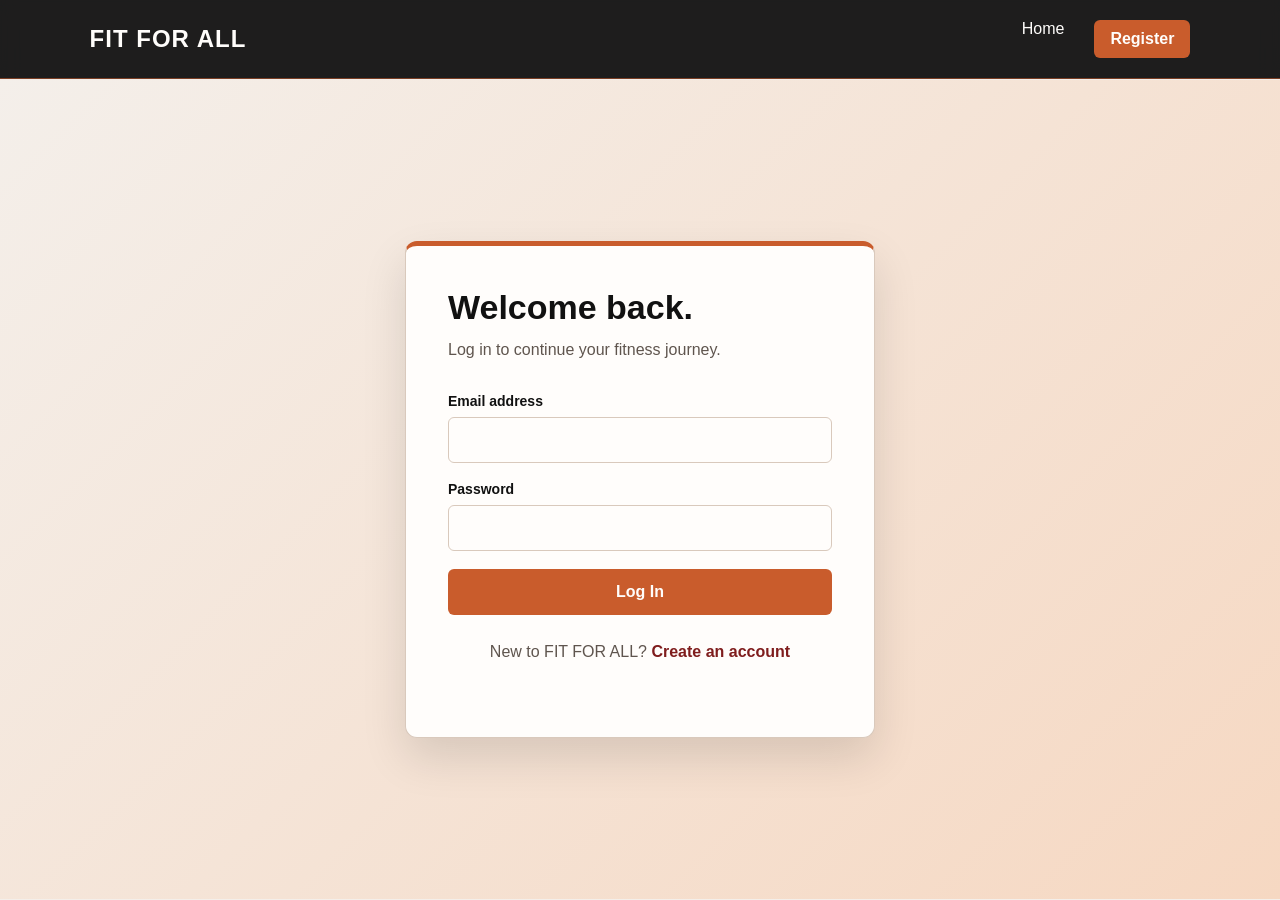
<file: frontend/update-profile.html>
<!DOCTYPE html>
<html lang="en">

<head>
	<meta charset="UTF-8">
	<meta name="viewport" content="width=device-width, initial-scale=1.0">
	<title>Your Profile | FIT FOR ALL</title>
	<link rel="stylesheet" href="css/style.css">
	<link rel="stylesheet" href="css/profile.css">
</head>

<body>
	<nav class="navbar">
		<a href="index.html" class="logo">FIT FOR ALL</a>
		<div class="nav-links">
			<a href="index.html">Home</a>
			<a href="profile.html">Profile</a>
			<a href="login.html" class="nav-btn" data-auth-action="logout">Log Out</a>
		</div>
	</nav>

	<main class="profile-page">
		<section class="profile-header">
			<span class="profile-kicker">YOUR PERSONAL PLAN</span>
			<h1>Build a plan that fits you.</h1>
			<p>Keep your details up to date so FIT FOR ALL can personalize your guidance.</p>
		</section>

		<form class="profile-form" id="profile-form">
			<div class="profile-form-grid">
				<!-- Age --> 
				<div class="profile-field">
					<label for="profile-age">Age</label>
					<input id="profile-age" name="age" type="number" min="1" max="120" required >
				</div>

				<div class="profile-field">
					<label for="profile-weight">Weight (kg)</label>
					<input id="profile-weight" name="weight" type="number" min="1" required>
				</div>

				<div class="profile-field">
					<label for="profile-height">Height (cm)</label>
					<input id="profile-height" name="height" type="number" min="1" required>
				</div>

				<div class="profile-field">
					<label for="profile-goal">Primary goal</label>
					<select id="profile-goal" name="goal" required>
						<option value="weight-loss" >Weight loss</option>
						<option value="muscle-gain">Muscle gain</option>
						<option value="fitness">General fitness</option>
					</select>
				</div>

				<div class="profile-field">
					<label for="profile-budget">Food budget</label>
					<select id="profile-budget" name="budget" required>
						<option value="low" >Low</option>
						<option value="medium">Medium</option>
						<option value="high">High</option>
					</select>
				</div>
			

				<!-- Allergies -->
				<div class="profile-field">
					<label for="profile-allergies"> Allergies </label>
					<input id="profile-allergies" name="allergies" type="text" placeholder="e.g. peanuts, milk" >
					<small> Separate multiple allergies with commas. </small>
				</div>
				<!-- Dietary Preferences -->
				<div class="profile-field">
					<label for="profile-dietary-preferences"> Dietary preferences </label>
					<input id="profile-dietary-preferences" name="dietary_preferences" type="text" placeholder="e.g. vegetarian, low-carb" >
					<small> Separate multiple preferences with commas. </small>
				</div>

		</div>

			<div class="profile-actions">
				<a href="profile.html" class="profile-cancel">Cancel</a>
				<button type="submit" class="profile-save">Save Profile</button>
			</div>
		</form>
	</main>

	<script src="js/config.js"></script>

	<script>
    const profileForm = document.getElementById("profile-form");



    // ==========================================
    // Load existing health profile
    // ==========================================

    async function loadProfile() {

        const token = localStorage.getItem("token");

        // User is not logged in
        if (!token) {
            window.location.href = "login.html";
            return;
        }

        try {

            const response = await fetch(
                `${API_BASE_URL}/api/profile/`,
                {
                    method: "GET",
                    headers: {
                        "Authorization": `Bearer ${token}`
                    }
                }
            );


            // JWT is invalid or expired
            if (response.status === 401) {

                localStorage.removeItem("token");

                alert("Your session has expired. Please log in again.");

                window.location.href = "login.html";

                return;
            }


            const data = await response.json();


            // No health profile created yet
            if (!response.ok) {

                alert(data.detail || "Could not load your profile.");

                return;
            }


            // If profile doesn't exist yet
            if (data.message === "Health profile not created yet") {

                return;
            }


            // ==========================================
            // Put MongoDB data into the form
            // ==========================================

            document.getElementById("profile-age").value =
                data.age;

            document.getElementById("profile-weight").value =
                data.weight;

            document.getElementById("profile-height").value =
                data.height;

            document.getElementById("profile-goal").value =
                data.goal;

            document.getElementById("profile-budget").value =
                data.budget;


            // Convert allergies array into text
            document.getElementById("profile-allergies").value =
                (data.allergies || []).join(", ");


            // Convert dietary preferences array into text
            document.getElementById("profile-dietary-preferences").value =
                (data.dietary_preferences || []).join(", ");


        } catch (error) {

            console.error("Error loading profile:", error);

            alert("Could not connect to the server.");
        }
    }



    // ==========================================
    // Update health profile
    // ==========================================

    profileForm.addEventListener("submit", async function (event) {

        event.preventDefault();


        const token = localStorage.getItem("token");


        // User must be logged in
        if (!token) {

            alert("Please log in first.");

            window.location.href = "login.html";

            return;
        }


        // ==========================================
        // Get values from form
        // ==========================================

        const age =
            Number(document.getElementById("profile-age").value);

        const weight =
            Number(document.getElementById("profile-weight").value);

        const height =
            Number(document.getElementById("profile-height").value);

        const goal =
            document.getElementById("profile-goal").value;

        const budget =
            document.getElementById("profile-budget").value;


        // Convert comma-separated text → array
        const allergies =
            document
                .getElementById("profile-allergies")
                .value
                .split(",")
                .map(item => item.trim())
                .filter(item => item !== "");


        const dietary_preferences =
            document
                .getElementById("profile-dietary-preferences")
                .value
                .split(",")
                .map(item => item.trim())
                .filter(item => item !== "");


        try {

            const response = await fetch(
                `${API_URL}/api/profile/`,
                {
                    method: "PUT",

                    headers: {
                        "Content-Type": "application/json",
                        "Authorization": `Bearer ${token}`
                    },

                    body: JSON.stringify({

                        age: age,
                        weight: weight,
                        height: height,
                        goal: goal,
                        budget: budget,
                        allergies: allergies,
                        dietary_preferences: dietary_preferences

                    })
                }
            );


            const data = await response.json();


            // ==========================================
            // Handle errors
            // ==========================================

            if (!response.ok) {

                if (response.status === 401) {

                    localStorage.removeItem("token");

                    alert(
                        "Your session has expired. Please log in again."
                    );

                    window.location.href = "login.html";

                    return;
                }


                alert(
                    data.detail ||
                    "Failed to update profile."
                );

                return;
            }


            // ==========================================
            // Success
            // ==========================================

            alert("Profile saved successfully!");

            window.location.href = "profile.html";


        } catch (error) {

            console.error("Error updating profile:", error);

            alert("Could not connect to the server.");
        }
    });



    // ==========================================
    // Load profile when page opens
    // ==========================================

    loadProfile();
</script>
</body>

</html>
</file>
<file: frontend/css/style.css>
:root {
    --primary: #C95C2C;
    --primary-light: #F6D8C2;
    --primary-soft: #E9A67C;
    --primary-strong: #A84B23;

    --accent: #7F1D1D;
    --accent-soft: #B6604E;

    --dark: #111111;
    --dark-alt: #1A1A1A;
    --dark-elevated: #202020;

    --background: #F4EFEA;
    --background-soft: #EAE0D7;
    --surface: #FFFFFF;
    --surface-strong: #F8F3EE;

    --text-primary: #1B1B1B;
    --text-secondary: #5F554E;
    --white: #FFFDFB;

    --border: #D9C9BC;
    --shadow: rgba(0, 0, 0, 0.18);
}

* {
    margin: 0;
    padding: 0;
    box-sizing: border-box;
}

html {
    scroll-behavior: smooth;
}

body {
    font-family: Arial, sans-serif;
    background: linear-gradient(180deg, #F4EFEA 0%, #EEE5DD 100%);
    color: var(--text-primary);
    padding-top: 80px;
}

a {
    text-decoration: none;
    color: inherit;
}

button,
input,
select,
textarea {
    font-family: inherit;
}

.navbar {
    position: fixed;
    top: 0;
    left: 0;
    z-index: 1000;

    width: 100%;
    padding: 20px 7%;

    display: flex;
    justify-content: space-between;
    align-items: center;

    background-color: rgba(11, 11, 11, 0.92);
    color: var(--white);

    border-bottom: 1px solid rgba(201, 92, 44, 0.55);
    backdrop-filter: blur(8px);
}

.logo {
    font-size: 24px;
    font-weight: bold;
    color: var(--white);

    letter-spacing: 1px;
}

.nav-links {
    display: flex;
    gap: 30px;
}

.nav-links a {
    font-size: 16px;
    color: var(--white);
    transition: color 0.3s ease;
}

.nav-links a:hover,
.nav-links a.active {
    color: var(--primary);
}

.nav-btn {
    padding: 10px 16px;

    border-radius: 6px;

    background-color: var(--primary);
    color: var(--dark);

    font-weight: 700;
}

.nav-btn:hover {
    color: var(--dark) !important;
    opacity: 0.88;
}

@media (max-width: 900px) {
    .navbar {
        padding: 18px 5%;
        flex-wrap: wrap;
        gap: 12px;
    }

    .nav-links {
        width: 100%;
        justify-content: center;
        flex-wrap: wrap;
        gap: 16px 24px;
    }
}

@media (max-width: 640px) {
    body {
        padding-top: 130px;
    }

    .navbar {
        padding: 16px 5%;
    }

    .logo {
        width: 100%;
        text-align: center;
    }

    .nav-links {
        gap: 10px 16px;
    }

    .nav-links a {
        font-size: 14px;
    }
}
</file>
<file: frontend/css/landing.css>
/* .hero {
    width: 86%;
    max-width: 1200px;

    min-height: 650px;

    margin: 0 auto;

    display: flex;
    align-items: center;
    justify-content: space-between;

    gap: 60px;
} */

/* new */
.hero {
    width: 100%;
    /* max-width: 1200px; */

    min-height: 650px;

    margin: 0 auto;

    display: flex;
    align-items: center;
    justify-content: space-between;

    gap: 60px;

    position: relative;
    overflow: hidden;

    /* border-radius: 24px; */
}

.hero-background {
    position: absolute;

    inset: 0;

    z-index: 0;
}

.hero-background img {
    width: 100%;
    height: 100%;

    object-fit: cover;

    display: block;
}

.hero-overlay {
    position: absolute;

    inset: 0;

    z-index: 1;

    background: linear-gradient(
        90deg,
        rgba(0, 0, 0, 0.82) 0%,
        rgba(0, 0, 0, 0.62) 48%,
        rgba(0, 0, 0, 0.38) 100%
    );
}

/* .hero-content {
    max-width: 600px;
} */

.hero-content {
    max-width: 600px;

    position: relative;
    z-index: 2;

    padding: 50px;
}

.hero-label {
    display: inline-block;

    margin-bottom: 20px;

    padding: 8px 14px;

    border-radius: 4px;

    background-color: var(--primary);

    color: var(--dark);

    font-size: 14px;

    font-weight: 600;
}

/* .hero-content h1 {
    font-size: 58px;

    line-height: 1.1;

    margin-bottom: 25px;
} */

.hero-content h1 {
    font-size: 58px;

    line-height: 1.1;

    margin-bottom: 25px;

    color: var(--white);
}


.hero-content h1 span {
    color: var(--primary);
}

/* .hero-content p {
    max-width: 550px;

    margin-bottom: 30px;

    color: var(--text-secondary);

    font-size: 18px;

    line-height: 1.7;
} */

.hero-content p {
    max-width: 550px;

    margin-bottom: 30px;

    color: rgba(255, 255, 255, 0.86);

    font-size: 18px;

    line-height: 1.7;
}

.hero-buttons {
    display: flex;
    gap: 15px;
}

.primary-btn,
.secondary-btn {
    display: inline-block;

    padding: 14px 24px;

    border-radius: 8px;

    font-weight: 600;

    transition: 0.3s ease;
}

.primary-btn {
    background-color: var(--primary);
    color: var(--dark);
}

.primary-btn:hover {
    transform: translateY(-2px);
}

/* .secondary-btn {
    border: 1px solid var(--border);
    background-color: white;
}

.secondary-btn:hover {
    background-color: var(--primary-light);
} */

.secondary-btn {
    border: 2px solid var(--white);

    background-color: transparent;

    color: var(--white);
}

.secondary-btn:hover {
    background-color: var(--white);

    color: var(--dark);
}

/* .hero-visual {
    width: 420px;
} */

.hero-visual {
    width: 420px;

    position: relative;
    z-index: 2;

    margin-right: 50px;
}

.hero-card {
    padding: 30px;

    background-color: rgba(255, 255, 255, 0.96);

    border-radius: 12px;

    box-shadow: 0 20px 50px var(--shadow);
    color: var(--dark);
}

.hero-card-header {
    display: flex;
    justify-content: space-between;

    margin-bottom: 35px;

    font-weight: 600;
    color: var(--dark);
}

.hero-card-header span:last-child {
    color: var(--accent);
    font-size: 14px;
}

.hero-goal {
    padding: 20px;

    margin-bottom: 20px;

    border-radius: 12px;

    background: linear-gradient(135deg, rgba(201, 92, 44, 0.15), rgba(233, 166, 124, 0.25));
}

.hero-goal span {
    display: block;

    margin-bottom: 8px;

    color: var(--text-secondary);

    font-size: 14px;
}

.hero-goal strong {
    font-size: 24px;
    color: var(--dark);
}

.hero-stats {
    display: grid;

    grid-template-columns: repeat(3, 1fr);

    gap: 10px;

    margin-bottom: 20px;
}

.hero-stats div {
    padding: 15px;

    border: 1px solid var(--border);

    border-radius: 10px;
}

.hero-stats span {
    display: block;

    margin-bottom: 5px;

    color: var(--text-secondary);

    font-size: 12px;
}

.hero-stats strong {
    font-size: 16px;
}

.hero-message {
    padding: 18px;

    border-radius: 12px;

    background-color: var(--background-soft);
}

.hero-message span {
    display: block;

    margin-bottom: 8px;

    color: var(--accent);

    font-size: 13px;

    font-weight: 600;
}

.hero-message p {
    color: var(--text-secondary);

    font-size: 14px;

    line-height: 1.5;
}

.features {
    width: 86%;
    max-width: 1200px;

    margin: 0 auto;

    padding: 100px 0;
}

.section-heading {
    max-width: 650px;

    margin-bottom: 50px;
}

.section-heading > span {
    color: var(--primary);

    font-size: 13px;

    font-weight: 700;

    letter-spacing: 1px;
}

.section-heading h2 {
    margin: 12px 0 15px;

    font-size: 38px;
}

.section-heading h2 span {
    color: var(--primary);
}

.section-heading p {
    color: var(--text-secondary);

    line-height: 1.6;
}

.feature-grid {
    display: grid;

    grid-template-columns: repeat(3, 1fr);

    gap: 25px;
}

.landing-feature-card {
    display: block;

    padding: 35px 30px;

    background-color: var(--white);

    border: 1px solid rgba(201, 92, 44, 0.18);
    border-top: 4px solid var(--primary);

    border-radius: 16px;

    transition: transform 0.3s ease,
                box-shadow 0.3s ease;
    color: var(--dark);
    cursor: pointer;
}

.landing-feature-card:hover {
    transform: translateY(-5px);

    box-shadow: 0 15px 30px rgba(0, 0, 0, 0.28);
}

.coach-spotlight {
    width: 100%;
    max-width: none;
    padding: 80px 7%;
    background: linear-gradient(135deg, rgba(201, 92, 44, 0.08), rgba(127, 29, 29, 0.03));
    border-top: 1px solid rgba(201, 92, 44, 0.18);
    border-bottom: 1px solid rgba(201, 92, 44, 0.18);
}

.coach-spotlight-content {
    max-width: 900px;
    margin: 0 auto;
    text-align: center;
    padding: 36px 24px;
    background: rgba(255, 255, 255, 0.82);
    border: 1px solid rgba(201, 92, 44, 0.18);
    border-radius: 24px;
    box-shadow: 0 18px 30px rgba(0, 0, 0, 0.06);
}

.section-badge {
    display: inline-block;
    margin-bottom: 16px;
    padding: 8px 14px;
    border-radius: 999px;
    background: rgba(201, 92, 44, 0.12);
    color: var(--primary);
    font-size: 12px;
    font-weight: 700;
    letter-spacing: 0.12em;
    text-transform: uppercase;
}

.coach-spotlight-content h2 {
    margin-bottom: 14px;
    font-size: clamp(2rem, 3vw, 3rem);
}

.coach-spotlight-content p {
    max-width: 640px;
    margin: 0 auto 24px;
    color: var(--text-secondary);
    line-height: 1.7;
    font-size: 1.05rem;
}

.reveal {
    opacity: 0;
    transform: translateY(28px);
    transition: opacity 0.7s ease, transform 0.7s ease;
}

.reveal.is-visible {
    opacity: 1;
    transform: translateY(0);
}

.landing-feature-icon {
    margin-bottom: 25px;

    font-size: 40px;
}

.landing-feature-card h3 {
    margin-bottom: 12px;

    font-size: 21px;
    color: var(--dark);
}

.landing-feature-card p {
    color: var(--text-secondary);

    line-height: 1.6;
}

.how-it-works {
    width: 100%;
    max-width: none;

    margin: 0;

    padding: 100px 7%;

    background: linear-gradient(180deg, #1E1E1E 0%, #141414 100%);

    color: var(--white);
}

.steps {
    display: grid;

    grid-template-columns: repeat(3, 1fr);

    gap: 50px;
}

.step-number {
    margin-bottom: 20px;

    color: var(--primary-soft);

    font-size: 18px;

    font-weight: bold;
}

.step h3 {
    margin-bottom: 10px;

    font-size: 20px;

    color: var(--white);
}

.step p {
    color: rgba(255, 255, 255, 0.72);

    line-height: 1.6;
}

.how-it-works .section-heading h2 {
    color: var(--white);
}

.how-it-works .section-heading h2 span {
    color: var(--primary);
}

.how-it-works .section-heading p {
    color: rgba(255, 255, 255, 0.72);
}

.cta {
    width: 86%;
    max-width: 1200px;

    margin: 40px auto 100px;

    padding: 70px 30px;

    border-radius: 24px;

    background: linear-gradient(135deg, var(--accent) 0%, var(--primary-strong) 100%);

    color: var(--white);

    text-align: center;
}

.cta-content {
    max-width: 650px;

    margin: 0 auto;
}

.cta h2 {
    margin-bottom: 15px;

    font-size: 38px;
}

.cta p {
    margin-bottom: 30px;

    color: rgba(255, 255, 255, 0.78);
}

.footer {
    padding: 50px 7% 30px;

    background: linear-gradient(180deg, var(--dark) 0%, #0c0c0c 100%);

    color: var(--white);

    border-top: 1px solid rgba(201, 92, 44, 0.45);
}

.footer-inner {
    max-width: 1200px;
    margin: 0 auto;
    display: grid;
    grid-template-columns: 1.5fr 1fr 1fr 1fr;
    gap: 40px;
    align-items: start;
}

.footer-brand {
    max-width: 420px;
}

.footer .logo {
    margin-bottom: 16px;
    display: inline-block;
}

.footer p {
    margin-bottom: 18px;

    color: #D8D1C2;
    line-height: 1.7;
}

.footer-socials {
    display: flex;
    gap: 12px;
    flex-wrap: wrap;
}

.footer-socials a {
    padding: 8px 12px;
    border-radius: 999px;
    background-color: rgba(255, 255, 255, 0.06);
    border: 1px solid rgba(255, 255, 255, 0.12);
    color: var(--white);
    font-size: 13px;
}

.footer-column h4 {
    margin-bottom: 18px;
    font-size: 16px;
    color: var(--white);
}

.footer-column {
    display: flex;
    flex-direction: column;
    gap: 10px;
}

.footer-column a {
    color: #D8D1C2;
    transition: color 0.3s ease;
}

.footer-column a:hover {
    color: var(--primary-soft);
}

.footer-bottom {
    max-width: 1200px;
    margin: 32px auto 0;
    padding-top: 20px;
    border-top: 1px solid rgba(255, 255, 255, 0.08);
    text-align: center;
}

.footer-bottom span {
    color: #A9A294;

    font-size: 13px;
}

@media (max-width: 980px) {
    .hero {
        min-height: auto;
        flex-direction: column;
        padding: 80px 0 40px;
    }

    .hero-content,
    .hero-visual {
        width: 100%;
        max-width: 720px;
        margin: 0 auto;
    }

    .hero-content {
        padding: 30px 5% 0;
    }

    .hero-visual {
        margin: 0 auto 20px;
        padding: 0 5% 20px;
    }

    .hero-card {
        max-width: 520px;
        margin: 0 auto;
    }

    .feature-grid,
    .steps,
    .footer-inner {
        grid-template-columns: repeat(2, minmax(0, 1fr));
    }
}

@media (max-width: 760px) {
    .features,
    .cta {
        width: 92%;
    }

    .hero-buttons {
        flex-direction: column;
        align-items: flex-start;
    }

    .primary-btn,
    .secondary-btn {
        width: 100%;
        text-align: center;
    }

    .feature-grid,
    .steps,
    .footer-inner {
        grid-template-columns: 1fr;
    }

    .section-heading h2,
    .cta h2 {
        font-size: 30px;
    }

    .hero-content h1 {
        font-size: 42px;
    }
}

@media (max-width: 560px) {
    .hero {
        padding-top: 60px;
    }

    .hero-content {
        padding: 20px 5% 0;
    }

    .hero-content p {
        font-size: 16px;
    }

    .hero-content h1 {
        font-size: 34px;
    }

    .landing-feature-card,
    .cta {
        padding-left: 22px;
        padding-right: 22px;
    }

    .section-heading {
        margin-bottom: 30px;
    }
}
</file>
<file: frontend/css/coaches.css>
:root {
    --coach-primary: #c95c2c;
    --coach-primary-dark: #a54c22;
    --coach-primary-soft: #f6d8c2;
    --coach-accent: #7f1d1d;
    --coach-dark: #171717;
    --coach-surface: #fffdfb;
    --coach-surface-soft: #f5efe9;
    --coach-border: #e4d4c8;
    --coach-text: #1d1d1d;
    --coach-muted: #665d58;
    --coach-shadow: rgba(34, 34, 34, 0.12);
}

body {
    background: linear-gradient(180deg, #f6f0eb 0%, #efe4dc 100%);
}

.coaches-page {
    max-width: 1200px;
    margin: 0 auto;
    padding: 50px 24px 80px;
}

.coach-header {
    text-align: center;
    margin-bottom: 34px;
}

.coach-eyebrow {
    display: inline-block;
    margin-bottom: 18px;
    padding: 8px 14px;
    border-radius: 999px;
    background: rgba(201, 92, 44, 0.12);
    color: var(--coach-primary-dark);
    font-size: 12px;
    font-weight: 700;
    letter-spacing: 0.12em;
    text-transform: uppercase;
}

.coach-header h1 {
    font-size: clamp(2.2rem, 4vw, 4rem);
    line-height: 1.1;
    margin-bottom: 18px;
}

.coach-header h1 span {
    color: var(--coach-primary-dark);
}

.coach-header p {
    max-width: 760px;
    margin: 0 auto;
    color: var(--coach-muted);
    font-size: 1.05rem;
    line-height: 1.6;
}

.coach-toolbar {
    display: flex;
    flex-wrap: wrap;
    justify-content: center;
    gap: 14px;
    margin-bottom: 32px;
}

.coach-filter {
    display: inline-flex;
    align-items: center;
    justify-content: center;
    min-width: 150px;
    padding: 12px 18px;
    border-radius: 999px;
    background: var(--coach-surface);
    border: 1px solid var(--coach-border);
    color: var(--coach-text);
    font-weight: 700;
    box-shadow: 0 8px 20px rgba(0, 0, 0, 0.04);
    transition: all 0.25s ease;
}

.coach-filter:hover,
.coach-filter.active {
    background: var(--coach-primary);
    border-color: var(--coach-primary);
    color: #fff;
}

.coach-price-filter {
    min-width: 170px;
    padding: 12px 16px;
    border-radius: 999px;
    border: 1px solid var(--coach-border);
    background: var(--coach-surface);
    color: var(--coach-text);
    font-size: 0.95rem;
    font-weight: 700;
    box-shadow: 0 8px 20px rgba(0, 0, 0, 0.04);
    outline: none;
    transition: all 0.25s ease;
}

.coach-price-filter:focus {
    border-color: var(--coach-primary);
    box-shadow: 0 0 0 4px rgba(201, 92, 44, 0.12);
}

.coach-grid {
    display: grid;
    grid-template-columns: repeat(auto-fit, minmax(260px, 1fr));
    gap: 24px;
}

.coach-card {
    display: flex;
    flex-direction: column;
    background: var(--coach-surface);
    border: 1px solid var(--coach-border);
    border-radius: 26px;
    overflow: hidden;
    box-shadow: 0 18px 30px var(--coach-shadow);
    transition: transform 0.25s ease, box-shadow 0.25s ease;
}

.coach-card:hover {
    transform: translateY(-4px);
    box-shadow: 0 22px 36px rgba(34, 34, 34, 0.14);
}

.coach-card-top {
    padding: 25px 22px 16px;
    background: linear-gradient(135deg, rgba(201, 92, 44, 0.08), rgba(127, 29, 29, 0.04));
}

.coach-profile-head {
    display: flex;
    align-items: center;
    gap: 16px;
}

.coach-avatar {
    width: 70px;
    height: 70px;
    border-radius: 50%;
    display: grid;
    place-items: center;
    color: #fff;
    font-size: 1.3rem;
    font-weight: 800;
    background: linear-gradient(135deg, var(--coach-primary), var(--coach-accent));
}

.coach-avatar.tan {
    background: linear-gradient(135deg, #d98c53, #a54c22);
}

.coach-avatar.green {
    background: linear-gradient(135deg, #5c8d73, #2d5d48);
}

.coach-avatar.blue {
    background: linear-gradient(135deg, #4d79b5, #244e7b);
}

.coach-avatar.purple {
    background: linear-gradient(135deg, #8e5fb5, #4d2d71);
}

.coach-avatar.orange {
    background: linear-gradient(135deg, #ee8f4b, #cc5a2c);
}

.coach-name {
    margin: 0;
    font-size: 1.3rem;
}

.coach-role {
    color: var(--coach-primary-dark);
    font-weight: 700;
    font-size: 0.92rem;
    display: block;
    margin-top: 4px;
}

.coach-tags {
    display: flex;
    flex-wrap: wrap;
    gap: 8px;
    margin-top: 18px;
}

.coach-tag {
    padding: 6px 10px;
    border-radius: 999px;
    background: rgba(201, 92, 44, 0.1);
    color: var(--coach-primary-dark);
    font-size: 0.8rem;
    font-weight: 700;
}

.coach-card-body {
    display: flex;
    flex-direction: column;
    gap: 18px;
    flex: 1;
    padding: 22px;
}

.coach-meta {
    display: flex;
    justify-content: space-between;
    align-items: center;
    gap: 12px;
    color: var(--coach-muted);
    font-size: 0.9rem;
    font-weight: 700;
}

.coach-rating {
    color: #d88a1a;
}

.coach-description {
    color: var(--coach-muted);
    line-height: 1.6;
}

.coach-actions {
    display: flex;
    align-items: center;
    justify-content: space-between;
    gap: 10px;
    margin-top: auto;
}

.coach-price {
    font-size: 1.2rem;
    font-weight: 800;
    color: var(--coach-dark);
}

.secondary-btn,
.primary-btn,
.subscribe-btn,
.coach-link-btn {
    display: inline-flex;
    align-items: center;
    justify-content: center;
    border: none;
    border-radius: 12px;
    padding: 12px 18px;
    font-weight: 700;
    cursor: pointer;
    transition: transform 0.2s ease, opacity 0.2s ease;
}

.primary-btn,
.subscribe-btn {
    background: var(--coach-primary);
    color: white;
}

.secondary-btn,
.coach-link-btn {
    background: #f4ede8;
    color: var(--coach-dark);
    border: 1px solid var(--coach-border);
}

.primary-btn:hover,
.secondary-btn:hover,
.subscribe-btn:hover,
.coach-link-btn:hover {
    transform: translateY(-1px);
    opacity: 0.96;
}

.coach-profile-shell {
    max-width: 1040px;
    margin: 0 auto;
    padding: 32px 18px 90px;
}

.coach-profile-card {
    display: grid;
    grid-template-columns: 340px minmax(0, 1fr);
    gap: 28px;
    background: var(--coach-surface);
    border: 1px solid var(--coach-border);
    border-radius: 28px;
    box-shadow: 0 24px 40px var(--coach-shadow);
    overflow: hidden;
}

.coach-profile-left {
    background: linear-gradient(180deg, rgba(201, 92, 44, 0.12), rgba(127, 29, 29, 0.04));
    padding: 28px;
}

.coach-profile-avatar {
    width: 140px;
    height: 140px;
    border-radius: 50%;
    display: grid;
    place-items: center;
    margin: 0 auto 20px;
    color: #fff;
    font-size: 3.2rem;
    font-weight: 800;
    background: linear-gradient(135deg, var(--coach-primary), var(--coach-accent));
}

.coach-profile-left h2 {
    text-align: center;
    font-size: 2rem;
    margin-bottom: 8px;
}

.coach-profile-role {
    text-align: center;
    color: var(--coach-primary-dark);
    font-weight: 800;
    margin-bottom: 16px;
}

.coach-profile-card .coach-tags {
    justify-content: center;
    margin-bottom: 22px;
}

.coach-profile-meta {
    display: grid;
    gap: 14px;
}

.coach-stat {
    display: flex;
    justify-content: space-between;
    align-items: center;
    gap: 12px;
    padding: 12px 14px;
    border-radius: 14px;
    background: rgba(255, 255, 255, 0.6);
    border: 1px solid var(--coach-border);
    color: var(--coach-muted);
    font-weight: 700;
}

.coach-stat strong {
    color: var(--coach-text);
}

.coach-profile-right {
    padding: 32px 28px 28px;
}

.coach-profile-right h3 {
    font-size: 1.8rem;
    margin-bottom: 18px;
}

.coach-profile-bio {
    color: var(--coach-muted);
    line-height: 1.7;
    margin-bottom: 24px;
}

.coach-services {
    display: grid;
    grid-template-columns: repeat(auto-fit, minmax(180px, 1fr));
    gap: 16px;
    margin-bottom: 30px;
}

.service-box {
    background: var(--coach-surface-soft);
    border: 1px solid var(--coach-border);
    border-radius: 18px;
    padding: 18px;
}

.service-box h4 {
    margin-bottom: 8px;
    font-size: 1rem;
}

.service-box p {
    color: var(--coach-muted);
    line-height: 1.5;
    font-size: 0.94rem;
}

.coach-profile-actions {
    display: flex;
    flex-wrap: wrap;
    gap: 14px;
    margin-top: 10px;
}

@media (max-width: 900px) {
    .coach-profile-card {
        grid-template-columns: 1fr;
    }
}

@media (max-width: 640px) {
    .coaches-page {
        padding-top: 30px;
    }

    .coach-header h1 {
        font-size: 2.3rem;
    }

    .coach-card-body,
    .coach-profile-right {
        padding-left: 18px;
        padding-right: 18px;
    }
}
</file>
<file: frontend/css/food-guide.css>
* {
    margin: 0;
    padding: 0;
    box-sizing: border-box;
}

body {
    font-family: Arial, sans-serif;
    background: #f7f5f1;
    color: #241f1c;
}

.gym-coach-page {
    width: 90%;
    max-width: 1100px;
    margin: 0 auto;
    padding: 70px 0;
}


/* =========================
   HEADER
========================= */

.coach-header {
    text-align: center;
    max-width: 700px;
    margin: 0 auto 50px;
}

.eyebrow,
.result-label {
    font-size: 12px;
    font-weight: 700;
    letter-spacing: 2px;
    text-transform: uppercase;
}

.coach-header .eyebrow {
    display: inline-block;
    margin-bottom: 18px;
}

.coach-header h1 {
    font-size: 52px;
    line-height: 1.1;
    margin-bottom: 20px;
}

.coach-header h1 span {
    opacity: 0.55;
}

.coach-header p {
    font-size: 17px;
    line-height: 1.7;
    opacity: 0.7;
}


/* =========================
   UPLOAD
========================= */

.upload-section {
    display: grid;
    grid-template-columns: 1fr 1fr;
    gap: 30px;
    align-items: start;
}

.upload-card,
.preview-section {
    background: white;
    border-radius: 20px;
    padding: 45px;
    text-align: center;
}

.upload-card {
    border: 2px dashed #d5d0ca;
}

.upload-icon {
    width: 70px;
    height: 70px;
    margin: 0 auto 20px;

    display: flex;
    align-items: center;
    justify-content: center;

    border-radius: 50%;
    background: #eeeae5;

    font-size: 28px;
}

.upload-card h2 {
    font-size: 25px;
    margin-bottom: 12px;
}

.upload-card p {
    color: #777;
    line-height: 1.6;
    margin-bottom: 28px;
}

.meal-plan-form {
    display: grid;
    grid-template-columns: repeat(3, 1fr);
    gap: 16px;
    margin-bottom: 28px;
}

.field {
    text-align: left;
}

.field label {
    display: block;
    font-size: 12px;
    font-weight: 700;
    letter-spacing: 1px;
    text-transform: uppercase;
    margin-bottom: 8px;
    color: #514b47;
}

.field input,
.field select {
    width: 100%;
    border: 1px solid #d5d0ca;
    border-radius: 10px;
    padding: 12px 14px;
    font-size: 14px;
    background: #faf8f6;
}


/* =========================
   BUTTONS
========================= */

.upload-buttons {
    display: flex;
    justify-content: center;
    gap: 12px;
    flex-wrap: wrap;
}

.btn {
    border: none;
    border-radius: 10px;
    padding: 14px 22px;
    font-size: 14px;
    font-weight: 600;
    cursor: pointer;
    transition: 0.2s ease;
}

.btn:hover {
    transform: translateY(-2px);
}

.btn-primary {
    background: #241f1c;
    color: white;
}

.btn-secondary {
    background: #eeeae5;
    color: #241f1c;
}

.analyze-btn {
    width: 100%;
    margin-top: 20px;
    background: #241f1c;
    color: white;
}


/* =========================
   PREVIEW
========================= */

.preview-section h3 {
    margin-bottom: 20px;
}

.image-wrapper {
    width: 100%;
    height: 280px;
    overflow: hidden;
    border-radius: 15px;
    background: #eeeae5;
}

.image-preview-list {
    display: flex;
    flex-direction: row;
    flex-wrap: nowrap;
    gap: 10px;
    align-items: stretch;
    justify-content: flex-start;
    overflow-x: auto;
    overflow-y: hidden;
    padding: 10px;
}

.preview-image-item {
    width: 150px;
    height: 120px;
    border-radius: 12px;
    overflow: hidden;
    background: #ddd;
    flex-shrink: 0;
}

.image-wrapper img {
    width: 100%;
    height: 100%;
    object-fit: cover;
}


/* =========================
   LOADING
========================= */

.loading-section {
    text-align: center;
    padding: 70px 20px;
}

.loader {
    width: 45px;
    height: 45px;

    margin: 0 auto 20px;

    border: 4px solid #ddd;
    border-top-color: #241f1c;
    border-radius: 50%;

    animation: spin 1s linear infinite;
}

@keyframes spin {
    to {
        transform: rotate(360deg);
    }
}

.loading-section h3 {
    margin-bottom: 10px;
}

.loading-section p {
    color: #777;
}


/* =========================
   RESULTS
========================= */

.result-section {
    margin-top: 50px;
}

.machine-info {
    background: #241f1c;
    color: white;

    border-radius: 20px;
    padding: 40px;

    margin-bottom: 20px;
}

.machine-info h2 {
    font-size: 36px;
    margin: 12px 0;
}

.machine-info p {
    opacity: 0.7;
    line-height: 1.6;
}

.summary-card,
.result-card {
    background: white;
    border-radius: 20px;
    padding: 30px;
    margin-bottom: 20px;
}

.summary-card {
    background: #241f1c;
    color: white;
}

.summary-card h2 {
    font-size: 34px;
    margin: 12px 0;
}

.summary-card p {
    opacity: 0.8;
    line-height: 1.6;
}

.result-card h3 {
    margin: 10px 0 20px;
}

.dish-grid {
    display: grid;
    grid-template-columns: repeat(3, minmax(0, 1fr));
    gap: 20px;
    margin-top: 18px;
}

.dish-card {
    background: #f8f4f1;
    border-radius: 18px;
    padding: 22px;
    border: 1px solid #e7e0da;
}

.dish-header h3 {
    margin: 0 0 8px;
    font-size: 20px;
}

.dish-header p {
    color: #666;
    line-height: 1.6;
}

.dish-tags {
    display: flex;
    flex-wrap: wrap;
    gap: 8px;
    margin: 18px 0;
}

.dish-tag {
    background: #e9e3db;
    border-radius: 999px;
    padding: 7px 12px;
    font-size: 12px;
    font-weight: 700;
    color: #241f1c;
}

.nutrition-grid {
    display: grid;
    grid-template-columns: repeat(2, minmax(0, 1fr));
    gap: 12px;
}

.nutrition-item {
    background: white;
    border-radius: 12px;
    padding: 12px;
    display: flex;
    flex-direction: column;
    gap: 6px;
}

.nutrition-item span {
    color: #777;
    font-size: 12px;
    text-transform: uppercase;
    letter-spacing: 0.5px;
}

.nutrition-item strong {
    font-size: 16px;
}


/* =========================
   MUSCLES
========================= */

.muscle-tags {
    display: flex;
    flex-wrap: wrap;
    gap: 10px;
    margin-top: 15px;
}

.muscle-tag {
    background: #eeeae5;
    padding: 9px 14px;
    border-radius: 30px;
    font-size: 14px;
}


/* =========================
   VIDEO
========================= */

.video-wrapper {
    width: 100%;
    overflow: hidden;
    border-radius: 15px;
    margin-top: 20px;
    background: black;
}

.video-wrapper video {
    width: 100%;
    display: block;
}


/* =========================
   INSTRUCTIONS
========================= */

.instructions {
    padding-left: 25px;
}

.instructions li {
    padding: 10px 0;
    line-height: 1.5;
}


/* =========================
   PERSONALIZED PLAN
========================= */

.personalized-card {
    background: #e9e3db;
    border-radius: 20px;
    padding: 35px;
    margin-bottom: 20px;
}

.personalized-card h2 {
    margin: 12px 0 25px;
}

.plan-grid {
    display: grid;
    grid-template-columns: repeat(4, 1fr);
    gap: 15px;
}

.plan-item {
    background: white;
    border-radius: 15px;
    padding: 22px;
    text-align: center;

    display: flex;
    flex-direction: column;
    gap: 8px;
}

.plan-icon {
    font-size: 22px;
}

.plan-title {
    font-size: 13px;
    color: #777;
}

.plan-item strong {
    font-size: 24px;
}

.goal-message {
    background: white;
    border-radius: 15px;
    padding: 22px;
    margin-top: 15px;
}

.goal-message strong {
    font-size: 17px;
}

.goal-message p {
    margin-top: 8px;
    color: #666;
    line-height: 1.6;
}


/* =========================
   SAFETY
========================= */

.safety-card {
    background: #fff;
    border-radius: 20px;
    padding: 30px;
}

.safety-card ul {
    padding-left: 20px;
    margin-top: 15px;
}

.safety-card li {
    margin-bottom: 10px;
    line-height: 1.5;
}


/* =========================
   UTILITIES
========================= */

.hidden {
    display: none;
}


/* =========================
   RESPONSIVE
========================= */

@media (max-width: 768px) {

    .gym-coach-page {
        width: 92%;
        padding: 40px 0;
    }

    .coach-header h1 {
        font-size: 38px;
    }

    .upload-section {
        grid-template-columns: 1fr;
    }

    .upload-card,
    .preview-section {
        padding: 30px 20px;
    }

    .meal-plan-form {
        grid-template-columns: 1fr;
    }

    .dish-grid,
    .plan-grid {
        grid-template-columns: 1fr;
    }

}
</file>
<file: frontend/css/auth.css>
.auth-page {
    min-height: calc(100vh - 81px);
    display: grid;
    place-items: center;
    padding: 60px 7%;
    background: linear-gradient(135deg, var(--background) 0%, var(--primary-light) 100%);
}

.auth-card {
    width: min(100%, 470px);
    padding: 42px;
    background-color: var(--white);
    border: 1px solid var(--border);
    border-top: 5px solid var(--primary);
    border-radius: 12px;
    box-shadow: 0 20px 45px rgba(11, 11, 11, 0.12);
}

.auth-card h1 {
    margin-bottom: 10px;
    color: var(--dark);
    font-size: 34px;
}

.auth-card > p {
    margin-bottom: 30px;
    color: var(--text-secondary);
    line-height: 1.6;
}

.auth-form {
    display: grid;
    gap: 18px;
}

.form-field {
    display: grid;
    gap: 8px;
}

.form-field label {
    color: var(--dark);
    font-size: 14px;
    font-weight: 700;
}

.form-field input,
.form-field select {
    width: 100%;
    padding: 13px 14px;
    border: 1px solid var(--border);
    border-radius: 6px;
    background-color: var(--white);
    color: var(--dark);
    font-size: 16px;
}

.form-field input:focus,
.form-field select:focus {
    outline: 2px solid var(--primary);
    outline-offset: 1px;
}

.auth-submit {
    width: 100%;
    padding: 14px 20px;
    border: 0;
    border-radius: 6px;
    background-color: var(--primary);
    color: var(--white);
    cursor: pointer;
    font-size: 16px;
    font-weight: 700;
}

.auth-submit:hover {
    background-color: var(--accent);
}

.auth-switch {
    margin-top: 24px;
    color: var(--text-secondary);
    text-align: center;
}

.auth-switch a {
    color: var(--accent);
    font-weight: 700;
}

.auth-switch a:hover {
    color: var(--primary);
}

@media (max-width: 640px) {
    .auth-page {
        padding: 36px 5%;
    }

    .auth-card {
        padding: 30px 24px;
    }
}
</file>
<file: frontend/css/profile.css>
.profile-page {
	width: min(100% - 14%, 1000px);
	margin: 0 auto;
	padding: 70px 0;
}

.profile-header {
	margin-bottom: 35px;
}

.profile-kicker {
	color: var(--primary);
	font-size: 13px;
	font-weight: 700;
	letter-spacing: 1px;
}

.profile-header h1 {
	margin: 12px 0;
	color: var(--dark);
	font-size: 42px;
}

.profile-header p {
	color: var(--text-secondary);
	font-size: 18px;
	line-height: 1.6;
}

.profile-form {
	padding: 36px;
	background-color: var(--white);
	border: 1px solid var(--border);
	border-top: 5px solid var(--accent);
	border-radius: 10px;
	box-shadow: 0 16px 35px rgba(11, 11, 11, 0.08);
}

.profile-form-grid {
	display: grid;
	grid-template-columns: repeat(2, minmax(0, 1fr));
	gap: 24px;
}

.profile-field {
	display: grid;
	gap: 8px;
}

.profile-field label {
	color: var(--dark);
	font-size: 14px;
	font-weight: 700;
}

.profile-field input,
.profile-field select {
	width: 100%;
	padding: 13px 14px;
	border: 1px solid var(--border);
	border-radius: 6px;
	background-color: var(--white);
	color: var(--dark);
	font-size: 16px;
}

.profile-field input:focus,
.profile-field select:focus {
	outline: 2px solid var(--primary);
	outline-offset: 1px;
}

.profile-actions {
	display: flex;
	justify-content: flex-end;
	align-items: center;
	gap: 18px;
	margin-top: 32px;
}

.profile-actions-row {
	display: flex;
	flex-wrap: wrap;
	justify-content: flex-start;
	align-items: center;
	gap: 16px;
}

.profile-form-note {
	margin-top: 20px;
	color: var(--text-secondary);
	font-size: 14px;
}

.profile-cancel {
	color: var(--accent);
	font-weight: 700;
}

.secondary-btn {
	display: inline-block;
	padding: 12px 22px;
	border-radius: 8px;
	background-color: var(--background-soft);
	color: var(--dark);
	font-weight: 700;
	transition: opacity 0.3s ease;
}

.secondary-btn:hover {
	opacity: 0.85;
}

.profile-save {
	padding: 13px 20px;
	border: 0;
	border-radius: 6px;
	background-color: var(--primary);
	color: var(--white);
	cursor: pointer;
	font-size: 16px;
	font-weight: 700;
}

.profile-save:hover {
	background-color: var(--accent);
}

@media (max-width: 640px) {
	.profile-page {
		width: 90%;
		padding: 45px 0;
	}

	.profile-header h1 {
		font-size: 34px;
	}

	.profile-form {
		padding: 24px;
	}

	.profile-form-grid {
		grid-template-columns: 1fr;
	}
}
</file>
